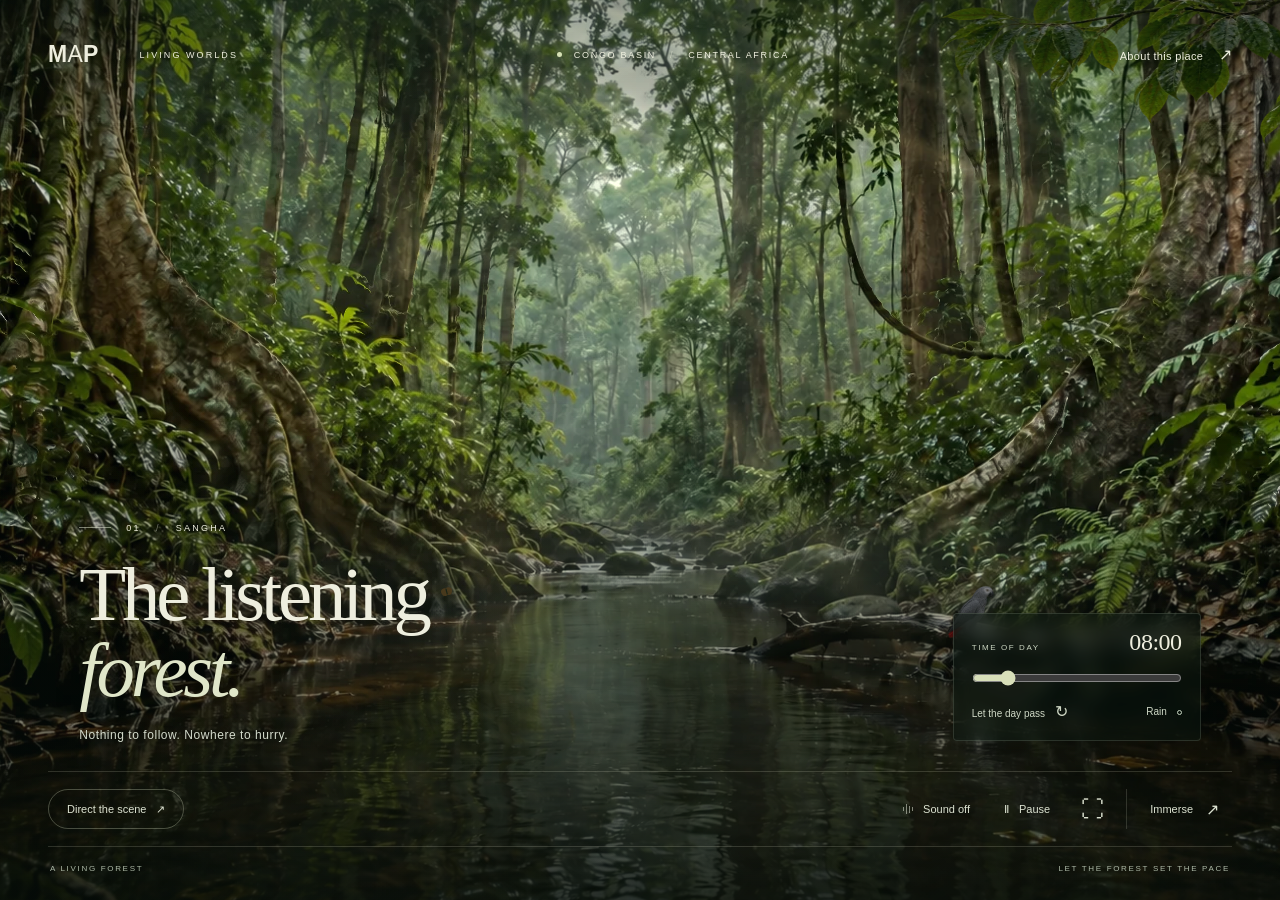
<file: index.html>
<!doctype html>
<html lang="en">
<head>
  <meta charset="utf-8">
  <meta name="viewport" content="width=device-width, initial-scale=1">
  <meta name="theme-color" content="#101c15">
  <meta name="description" content="Stay awhile in an imagined Central African rainforest. A cinematic living scene of water, light and slow-moving mist.">
  <title>MAP — The listening forest</title>
  <link rel="canonical" href="https://paultiffany.github.io/MAP/">
  <link rel="icon" href="data:,">
  <link rel="stylesheet" href="style.css">
</head>
<body>
  <main id="forest" aria-label="An imagined Congo Basin rainforest, with a quiet stream, immense buttressed trees and morning light">
    <img id="plate" src="assets/sangha-neutral.webp" srcset="assets/sangha-neutral-small.webp 1008w, assets/sangha-neutral.webp 1672w" sizes="(max-aspect-ratio: 16/9) 178vh, 100vw" alt="Soft forest light reveals immense rainforest trees and vines beside a dark, gently flowing stream." fetchpriority="high">
    <canvas id="scene" aria-hidden="true"></canvas>
    <canvas id="fauna" aria-hidden="true"></canvas>
    <canvas id="path-guides" aria-hidden="true" hidden></canvas>
    <div class="edge-shade" aria-hidden="true"></div>
  </main>

  <div id="interface">
    <header class="masthead">
      <a class="wordmark" href="./" aria-label="MAP home">M<span class="wordmark-a">A</span>P<span class="wordmark-caption">LIVING WORLDS</span></a>
      <div class="place"><span class="place-dot"></span>CONGO BASIN <span class="place-divider">/</span> CENTRAL AFRICA</div>
      <button id="about-button" class="quiet-button" aria-haspopup="dialog">About this place <span aria-hidden="true">↗</span></button>
    </header>

    <section class="scene-title" aria-labelledby="title">
      <div class="eyebrow"><span class="fine-line"></span> 01 <span class="eyebrow-divider">/</span> SANGHA</div>
      <h1 id="title">The listening<br><em>forest.</em></h1>
      <p>Nothing to follow. Nowhere to hurry.</p>
    </section>

    <section class="forest-clock" aria-label="Time and weather">
      <div class="clock-heading"><label for="hour">TIME OF DAY</label><output id="hour-label" for="hour">08:00</output></div>
      <input id="hour" type="range" min="6" max="19.5" step=".05" value="8" aria-label="Time of day" aria-valuetext="08:00">
      <div class="clock-options"><button id="cycle-button" aria-pressed="false">Let the day pass <span aria-hidden="true">↻</span></button><button id="rain-button" aria-pressed="false">Rain <span class="rain-indicator" aria-hidden="true"></span></button></div>
    </section>

    <footer class="deck">
      <button id="direct-button" class="control direct-button" aria-expanded="false" aria-controls="sticker-panel">Direct the scene <span aria-hidden="true">↗</span></button>
      <div class="view-controls" role="group" aria-label="Scene controls">
        <button id="sound-button" class="control" aria-pressed="false" title="Toggle sound (S)"><span class="sound-icon" aria-hidden="true"><i></i><i></i><i></i><i></i></span><span id="sound-label">Sound off</span></button>
        <button id="motion-button" class="control" aria-pressed="true" title="Pause motion (Space)"><span id="motion-icon" aria-hidden="true">Ⅱ</span><span id="motion-label">Pause</span></button>
        <button id="fullscreen-button" class="control icon-control" aria-label="Enter fullscreen" title="Fullscreen (F)"><span aria-hidden="true">⛶</span></button>
        <button id="immerse-button" class="control immerse" title="Hide controls (H)">Immerse <span aria-hidden="true">↗</span></button>
      </div>
    </footer>
    <div class="scene-meta"><span id="scene-state">A LIVING STILL</span><span>LET THE FOREST SET THE PACE</span></div>
    <aside id="sticker-panel" class="sticker-panel" aria-labelledby="sticker-title" hidden>
      <button id="close-stickers" class="close-button" aria-label="Close scene direction">×</button>
      <p class="eyebrow">THE STICKER BOOK / 01</p>
      <h2 id="sticker-title">A small<br><em>change of scene.</em></h2>
      <p class="sticker-intro">Independent objects. Shared space. Choose what happens next.</p>
      <div id="sticker-actions" class="sticker-actions" aria-label="Object actions"></div>
      <label class="flow-control" for="stream-flow">Stream energy <input id="stream-flow" type="range" min="0" max="2" step=".1" value="1"><output id="stream-flow-label" for="stream-flow">100%</output></label>
      <button id="director-button" class="director-toggle" aria-pressed="true">Ambient choices on</button>
      <p class="director-note">A local rule-based director, not an AI. Your actions take over until you turn it back on.</p>
      <label class="guide-control"><input id="show-paths" type="checkbox"> Show authored paths</label>
      <p id="command-status" class="command-status" role="status">Ready when you are.</p>
      <details id="world-details"><summary>Inspect the living objects</summary><pre id="world-readout"></pre></details>
      <a class="sticker-method" href="methodology.html#separation" target="_blank" rel="noopener">How objects become a world ↗</a>
    </aside>
  </div>

  <button id="return-button" hidden>Show controls <span aria-hidden="true">↙</span></button>
  <p id="status" class="sr-only" role="status" aria-live="polite"></p>

  <dialog id="about" aria-labelledby="about-title">
    <form method="dialog"><button class="close-button" aria-label="Close about">×</button></form>
    <p class="eyebrow">MAP / FOREST STUDIES / 01</p>
    <h2 id="about-title">A moment<br><em>under the canopy.</em></h2>
    <p>An imagined stream in the humid lowland forests of the Congo Basin, inspired by the Sangha region of Central Africa.</p>
    <p>Follow the light from morning to dusk. Send a bird across the clearing, release a leaf into the stream, or let the forest make its own quiet choices. Open “Direct the scene” to meet the independent objects behind the picture.</p>
    <div class="about-note">Original generated artwork with layered animation and simulated lighting. Animal sounds are quiet synthesized approximations, not field recordings. This is a creative study, not a reconstruction of a specific place.</div>
    <div class="about-links"><a class="methodology-link" href="methodology.html" target="_blank" rel="noopener">How this forest is built — methodology ↗</a><a href="https://whc.unesco.org/en/list/1380/" target="_blank" rel="noopener noreferrer">Explore the Sangha landscape ↗</a><a href="https://github.com/PaulTiffany/MAP" target="_blank" rel="noopener noreferrer">Scene notes & source ↗</a></div>
    <label class="volume-control" for="volume">Sound level <input id="volume" type="range" min="0" max="100" value="45"><output id="volume-label" for="volume">45%</output></label>
    <details class="performance-notes"><summary>Rendering details</summary><p id="performance-readout">Collecting frame timings…</p><p>One shared scene clock; adaptive resolution; sound only when enabled. The daylight model is an artistic approximation, not ray tracing. Pause holds the entire visual scene.</p></details>
    <p class="keyboard-note">Space · pause &nbsp; S · sound &nbsp; H · immerse &nbsp; F · fullscreen<br>Reduced-motion preferences are respected.</p>
  </dialog>
  <noscript><p class="no-script">A quiet still. Enable JavaScript for motion and optional sound.</p></noscript>
  <script type="module" src="scene.js"></script>
</body>
</html>
</file>
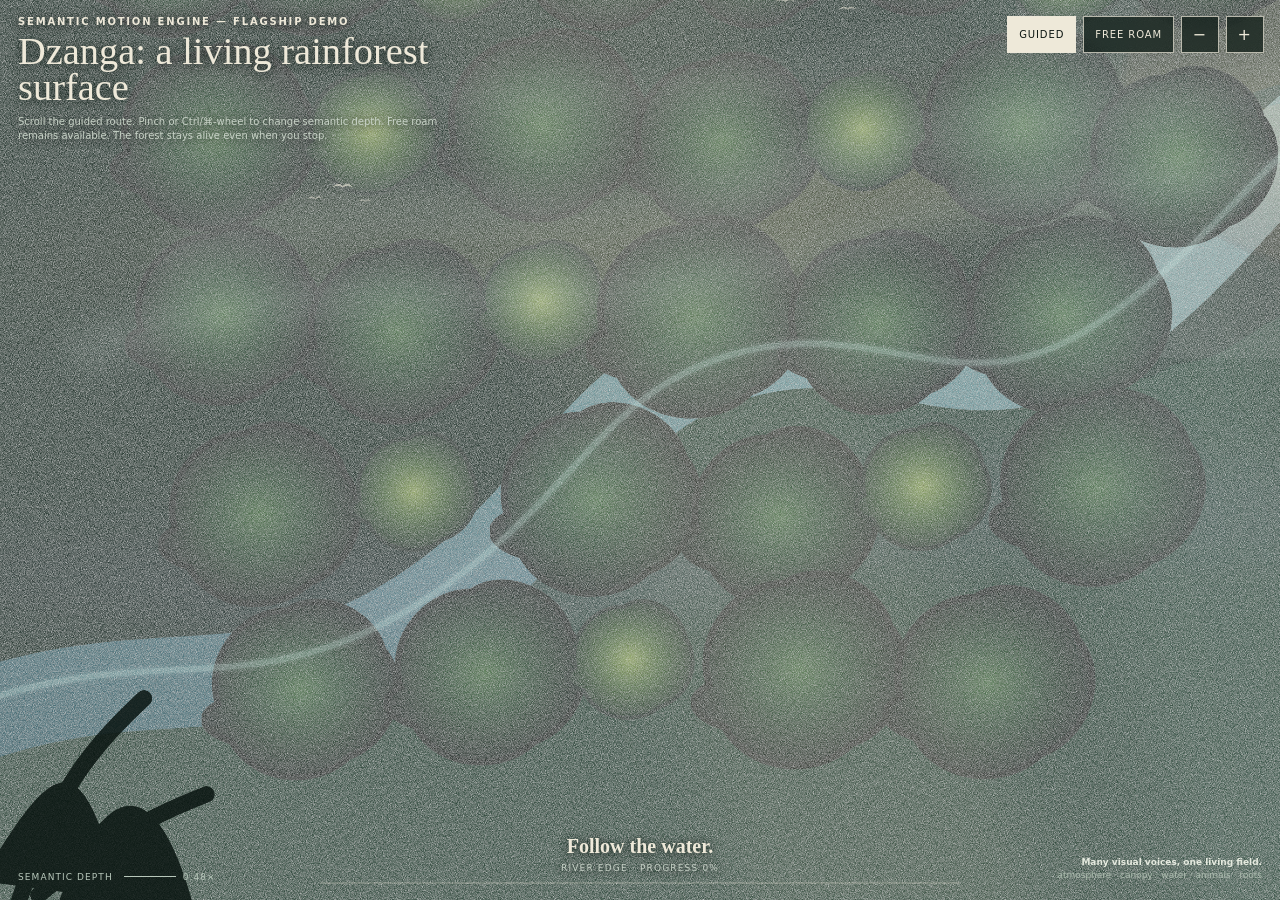
<file: demos/dzanga-wow/index.html>
<!doctype html>
<html lang="en">
<head>
<meta charset="utf-8">
<meta name="viewport" content="width=device-width,initial-scale=1,maximum-scale=5">
<meta name="description" content="A dense semantic-motion rainforest surface inspired by Dzanga-Sangha: ambient color bands, ecological motion strata, animals, free roam and scroll-scrubbed semantic zoom.">
<title>Dzanga — living semantic rainforest</title>
<style>
:root{
  --night:#07140f;--deep:#0e281d;--forest:#173b29;--moss:#416f45;--lime:#9bb766;
  --water:#5f959b;--mist:#dfe9df;--bai:#d8c68f;--gold:#e6b657;--clay:#986b4c;
  --cyan:#66c4c6;--violet:#8f78c9;--amber:#e1aa4e;--paper:#eee9d9;--ink:#0d1712;
}
*{box-sizing:border-box}html,body{margin:0;width:100%;height:100%;overflow:hidden;background:var(--night)}
body{font-family:ui-sans-serif,system-ui,sans-serif;touch-action:none;color:var(--paper)}button{font:inherit}
#viewport{position:fixed;inset:0;overflow:hidden;cursor:grab;background:radial-gradient(circle at 72% 25%,#244d35 0,#0e271d 42%,#06110d 100%)}
#viewport:active{cursor:grabbing}#world{position:absolute;left:0;top:0;width:3600px;height:2400px;will-change:transform;transform-origin:0 0}
#scene{display:block;width:3600px;height:2400px;overflow:visible}
#chrome{position:fixed;inset:0;z-index:20;pointer-events:none}.brand{position:absolute;left:18px;top:16px;max-width:min(520px,70vw);text-shadow:0 1px 12px #07140f}
.brand b{display:block;font-size:10px;letter-spacing:.18em;text-transform:uppercase}.brand span{display:block;margin-top:6px;font:500 clamp(22px,3vw,42px) Georgia,serif;line-height:.95}.brand small{display:block;margin-top:9px;font-size:10px;line-height:1.45;color:#c8d3c7;max-width:430px}
.controls{position:absolute;right:16px;top:16px;display:flex;gap:7px;pointer-events:auto}.controls button{border:1px solid rgba(238,233,217,.74);background:rgba(7,20,15,.7);color:var(--paper);padding:9px 11px;cursor:pointer;font-size:10px;letter-spacing:.09em;text-transform:uppercase;backdrop-filter:blur(8px)}.controls button.active{background:var(--paper);color:var(--ink)}.controls .square{width:38px;padding:8px 0;font-size:16px}
.story{position:absolute;left:50%;bottom:16px;transform:translateX(-50%);width:min(640px,72vw);pointer-events:none;text-align:center;text-shadow:0 1px 10px #07140f}.story b{display:block;font:600 20px Georgia,serif}.story span{display:block;margin-top:5px;font-size:9px;letter-spacing:.13em;text-transform:uppercase;color:#c6d1c6}.story .track{width:100%;height:2px;background:rgba(238,233,217,.2);margin-top:9px;overflow:hidden}.story .track i{display:block;width:100%;height:100%;background:linear-gradient(90deg,var(--cyan),var(--gold),var(--lime));transform-origin:left;transform:scaleX(0)}
.depth{position:absolute;left:18px;bottom:18px;font-size:9px;letter-spacing:.12em;text-transform:uppercase;color:#b8c8bb}.depth i{display:inline-block;width:52px;border-top:1px solid #b8c8bb;margin:0 7px 3px}
.badge{position:absolute;right:18px;bottom:18px;font-size:9px;color:#aebeb0;text-align:right;line-height:1.45}.badge strong{color:#e5eadf}
.label{font-family:ui-sans-serif,system-ui,sans-serif;letter-spacing:.12em;text-transform:uppercase}
@media(max-width:760px){.brand small,.badge{display:none}.controls{top:auto;bottom:72px}.story{width:74vw}.depth{display:none}.brand span{font-size:24px}}
@media(prefers-reduced-motion:reduce){.brand{transition:none}}
</style>
</head>
<body>
<div id="viewport" aria-label="Interactive living rainforest demo">
<div id="world">
<svg id="scene" viewBox="0 0 3600 2400" role="img" aria-labelledby="title desc">
<title id="title">Dzanga living semantic rainforest</title>
<desc id="desc">A dense illustrated rainforest world with slow colored atmospheric bands, canopy, river, mist, a mineral clearing, birds, butterflies, dragonflies, an elephant, animal tracks, roots and microscopic detail. Scroll scrubs a guided route while zoom reveals deeper semantic layers.</desc>
<defs>
  <filter id="soft" x="-30%" y="-30%" width="160%" height="160%"><feGaussianBlur stdDeviation="34"/></filter>
  <filter id="soft2" x="-40%" y="-40%" width="180%" height="180%"><feGaussianBlur stdDeviation="70"/></filter>
  <filter id="glow" x="-80%" y="-80%" width="260%" height="260%"><feGaussianBlur stdDeviation="6" result="b"/><feMerge><feMergeNode in="b"/><feMergeNode in="SourceGraphic"/></feMerge></filter>
  <filter id="organic" x="-15%" y="-15%" width="130%" height="130%"><feTurbulence type="fractalNoise" baseFrequency=".008 .013" numOctaves="3" seed="7" result="n"/><feDisplacementMap in="SourceGraphic" in2="n" scale="34" xChannelSelector="R" yChannelSelector="G"/></filter>
  <filter id="grain" x="-20%" y="-20%" width="140%" height="140%"><feTurbulence baseFrequency=".55" numOctaves="2" seed="9" type="fractalNoise" result="noise"/><feColorMatrix in="noise" type="saturate" values="0" result="mono"/><feBlend in="SourceGraphic" in2="mono" mode="soft-light"/></filter>
  <radialGradient id="canopyGrad"><stop offset="0" stop-color="#547e50"/><stop offset=".5" stop-color="#285438"/><stop offset="1" stop-color="#102c22"/></radialGradient>
  <radialGradient id="canopyYoung"><stop offset="0" stop-color="#9aaf68"/><stop offset=".5" stop-color="#557747"/><stop offset="1" stop-color="#1b3f2c"/></radialGradient>
  <linearGradient id="riverGrad" x1="0" y1="1" x2="1" y2="0"><stop offset="0" stop-color="#285661"/><stop offset=".45" stop-color="#61959a"/><stop offset="1" stop-color="#a9c3b9"/></linearGradient>
  <radialGradient id="baiGrad"><stop offset="0" stop-color="#f0dfa9"/><stop offset=".55" stop-color="#c8b27d"/><stop offset="1" stop-color="#805d45"/></radialGradient>
  <linearGradient id="bandCyan" x1="0" x2="1"><stop offset="0" stop-color="#41b6bd" stop-opacity="0"/><stop offset=".5" stop-color="#68d2d1" stop-opacity=".66"/><stop offset="1" stop-color="#41b6bd" stop-opacity="0"/></linearGradient>
  <linearGradient id="bandGold" x1="0" x2="1"><stop offset="0" stop-color="#d0a33d" stop-opacity="0"/><stop offset=".5" stop-color="#f1c759" stop-opacity=".62"/><stop offset="1" stop-color="#d0a33d" stop-opacity="0"/></linearGradient>
  <linearGradient id="bandViolet" x1="0" x2="1"><stop offset="0" stop-color="#8061bd" stop-opacity="0"/><stop offset=".5" stop-color="#a98ddd" stop-opacity=".52"/><stop offset="1" stop-color="#8061bd" stop-opacity="0"/></linearGradient>
  <symbol id="crown" viewBox="-80 -80 160 160"><path d="M-67 8C-78-28-49-66-12-66C12-83 55-67 64-35C88-6 69 39 37 50C10 76-39 70-56 38C-80 31-86 17-67 8Z" fill="url(#canopyGrad)" stroke="#092219" stroke-width="5"/></symbol>
  <symbol id="young" viewBox="-70 -70 140 140"><path d="M-56 5C-64-27-38-57-7-56C14-72 50-53 55-24C71 2 57 36 28 45C3 65-36 56-48 28C-66 23-69 13-56 5Z" fill="url(#canopyYoung)" stroke="#123326" stroke-width="4"/></symbol>
  <symbol id="bird" viewBox="-28 -12 56 24"><path d="M-26 6Q-13-10 0 3Q13-10 26 6Q12-1 0 7Q-12-1-26 6Z" fill="#e7e3d5"/></symbol>
  <symbol id="butterfly" viewBox="-16 -12 32 24"><ellipse cx="-7" rx="8" ry="5" fill="#e6b84c" transform="rotate(-24 -7 0)"/><ellipse cx="7" rx="8" ry="5" fill="#77b78c" transform="rotate(24 7 0)"/><path d="M0-6V7" stroke="#301f16" stroke-width="2"/></symbol>
  <symbol id="dragonfly" viewBox="-22 -12 44 24"><ellipse rx="3" ry="10" fill="#d7c48e"/><ellipse cx="-9" cy="-3" rx="11" ry="3" fill="#9fd4d4" opacity=".7"/><ellipse cx="9" cy="-3" rx="11" ry="3" fill="#9fd4d4" opacity=".7"/><ellipse cx="-9" cy="4" rx="10" ry="2.6" fill="#9fd4d4" opacity=".55"/><ellipse cx="9" cy="4" rx="10" ry="2.6" fill="#9fd4d4" opacity=".55"/></symbol>
  <symbol id="track" viewBox="-20 -30 40 60"><ellipse cy="-8" rx="11" ry="16" fill="#5b432f"/><ellipse cx="-10" cy="13" rx="5" ry="9" fill="#5b432f"/><ellipse cx="10" cy="13" rx="5" ry="9" fill="#5b432f"/></symbol>
</defs>

<rect width="3600" height="2400" fill="#091a13"/>

<g id="macro">
  <path d="M0 0H3600V2400H0Z" fill="#0b2017"/>
  <path d="M-80 2020C430 1770 620 1980 990 1720C1320 1490 1340 1190 1710 1170C2020 1150 2190 1420 2510 1270C2860 1100 3030 730 3680 760V2460H-80Z" fill="#123528" filter="url(#organic)"/>
  <path d="M0 260C580 70 1010 330 1480 190C1930 55 2410 250 2860 110C3190 10 3440 95 3600 130V0H0Z" fill="#1d4932" filter="url(#organic)" opacity=".92"/>
  <path id="river-main" d="M-180 2070C300 1850 520 2050 900 1790C1190 1590 1230 1360 1510 1270C1840 1160 1990 1390 2270 1220C2530 1060 2620 830 2870 700C3100 580 3370 540 3770 300" fill="none" stroke="url(#riverGrad)" stroke-width="190" stroke-linecap="round" opacity=".95"/>
  <g id="bai" transform="translate(2910 650)">
    <path d="M-470-190C-330-340-30-370 245-295C475-230 590-40 515 170C430 420 135 500-150 445C-420 392-585 230-568 18C-560-70-530-130-470-190Z" fill="url(#baiGrad)" stroke="#422d22" stroke-width="10" filter="url(#grain)"/>
    <path d="M-365 120C-205 24-55 76 75 2C195-66 310-40 435 28" fill="none" stroke="#7eaaa6" stroke-width="38" stroke-linecap="round" opacity=".84"/>
  </g>
</g>

<!-- slow, noticeable atmospheric ribbons -->
<g style="mix-blend-mode:screen" pointer-events="none">
  <path id="band-a" d="M-500 420C280 30 760 450 1420 220C2150-40 2650 500 4160 40" fill="none" stroke="url(#bandCyan)" stroke-width="260" stroke-linecap="round" filter="url(#soft2)"/>
  <path id="band-b" d="M-360 1240C380 820 910 1340 1600 980C2240 640 2930 1170 4050 690" fill="none" stroke="url(#bandGold)" stroke-width="220" stroke-linecap="round" filter="url(#soft2)"/>
  <path id="band-c" d="M-540 1920C340 1480 910 1960 1760 1660C2460 1410 3100 1820 4190 1390" fill="none" stroke="url(#bandViolet)" stroke-width="180" stroke-linecap="round" filter="url(#soft2)"/>
</g>

<g id="canopy" filter="url(#grain)">
  <g opacity=".98">
    <use href="#crown" x="180" y="270" width="360" height="360"/><use href="#crown" x="450" y="210" width="420" height="420"/><use href="#young" x="800" y="300" width="300" height="300"/><use href="#crown" x="1050" y="190" width="430" height="430"/><use href="#crown" x="1400" y="250" width="360" height="360"/><use href="#crown" x="1710" y="150" width="440" height="440"/><use href="#young" x="2070" y="310" width="300" height="300"/><use href="#crown" x="2300" y="180" width="440" height="440"/>
    <use href="#crown" x="230" y="600" width="440" height="440"/><use href="#young" x="620" y="650" width="310" height="310"/><use href="#crown" x="910" y="570" width="450" height="450"/><use href="#crown" x="1300" y="620" width="420" height="420"/><use href="#young" x="1650" y="650" width="300" height="300"/><use href="#crown" x="1900" y="560" width="470" height="470"/><use href="#crown" x="2250" y="650" width="420" height="420"/>
    <use href="#crown" x="260" y="980" width="420" height="420"/><use href="#crown" x="620" y="1010" width="430" height="430"/><use href="#young" x="980" y="1010" width="300" height="300"/><use href="#crown" x="1220" y="960" width="470" height="470"/><use href="#crown" x="1620" y="990" width="430" height="430"/><use href="#crown" x="1990" y="960" width="460" height="460"/>
    <use href="#crown" x="330" y="1390" width="430" height="430"/><use href="#young" x="720" y="1410" width="290" height="290"/><use href="#crown" x="1020" y="1350" width="450" height="450"/><use href="#crown" x="1420" y="1400" width="420" height="420"/><use href="#young" x="1770" y="1390" width="310" height="310"/><use href="#crown" x="2060" y="1320" width="460" height="460"/>
    <use href="#crown" x="420" y="1760" width="420" height="420"/><use href="#crown" x="800" y="1720" width="430" height="430"/><use href="#young" x="1170" y="1760" width="290" height="290"/><use href="#crown" x="1440" y="1700" width="460" height="460"/><use href="#crown" x="1840" y="1730" width="450" height="450"/>
  </g>
</g>

<g id="mist-field" fill="none" stroke="#dbe5dc" stroke-linecap="round" filter="url(#soft)">
  <path d="M430 1060C890 860 1260 1100 1690 900C2050 735 2430 820 2820 660" stroke-width="120" opacity=".20"/>
  <path d="M220 1260C800 1010 1210 1260 1780 1030C2260 840 2660 970 3230 750" stroke-width="75" opacity=".27"/>
  <path d="M630 790C1060 650 1520 790 1980 610" stroke-width="55" opacity=".20"/>
</g>

<g id="light-field" style="mix-blend-mode:screen" opacity=".5">
  <path d="M450-300L1150-300L2050 2500L1420 2500Z" fill="#e6d690" opacity=".10" filter="url(#soft2)"/>
  <path d="M1650-300L2090-300L2780 2500L2350 2500Z" fill="#8fd0b5" opacity=".10" filter="url(#soft2)"/>
</g>

<g id="mid">
  <path id="corridor" d="M1160 1740C1270 1560 1420 1450 1560 1325C1730 1170 1840 1040 2030 960C2210 885 2350 770 2570 660" fill="none" stroke="#d1b36a" stroke-width="38" stroke-linecap="round" stroke-dasharray="5 42" opacity=".76"/>
  <path id="river-glint" d="M-150 2032C300 1825 500 2028 900 1765C1200 1560 1250 1350 1510 1268C1820 1170 1990 1380 2260 1215C2520 1055 2630 830 2870 700C3110 575 3350 545 3730 320" fill="none" stroke="#d0ece6" stroke-width="12" stroke-linecap="round" opacity=".38" filter="url(#glow)"/>
  <g id="river-braids" fill="none" stroke="#c3d8d0" stroke-linecap="round" opacity=".72">
    <path d="M410 1840C630 1730 800 1810 1000 1650" stroke-width="10"/><path d="M1010 1575C1240 1440 1390 1510 1590 1360" stroke-width="7"/><path d="M2100 1160C2290 1040 2440 870 2570 810" stroke-width="7"/><path d="M2720 735C2930 620 3150 620 3310 520" stroke-width="6"/>
  </g>
  <g id="tracks" transform="translate(2310 930)" opacity=".75"><use href="#track" x="0" y="0" width="46" height="70" transform="rotate(-30)"/><use href="#track" x="120" y="-78" width="43" height="66" transform="rotate(-20)"/><use href="#track" x="235" y="-136" width="48" height="73" transform="rotate(-13)"/><use href="#track" x="355" y="-185" width="43" height="67" transform="rotate(-8)"/></g>
</g>

<!-- invisible motion paths -->
<path id="bird-path-a" d="M-260 500C620 210 1250 700 1990 380C2600 120 3190 420 3890 160" fill="none" stroke="none"/>
<path id="bird-path-b" d="M-330 1080C450 700 1160 1090 1850 760C2550 420 3050 710 3900 500" fill="none" stroke="none"/>
<path id="elephant-path" d="M2050 1420C2250 1260 2380 1100 2530 970C2700 820 2810 750 2950 720" fill="none" stroke="none"/>
<path id="butterfly-path" d="M2520 830C2670 690 2780 840 2890 700C2980 585 3070 700 3180 585C3270 490 3370 570 3460 500" fill="none" stroke="none"/>

<!-- animal motion strata -->
<g id="birds-a"><use href="#bird" x="0" y="0" width="58" height="28"/><use href="#bird" x="-70" y="42" width="42" height="21" opacity=".8"/><use href="#bird" x="62" y="60" width="38" height="19" opacity=".7"/><use href="#bird" x="120" y="20" width="32" height="16" opacity=".6"/></g>
<g id="birds-b"><use href="#bird" x="0" y="0" width="45" height="22"/><use href="#bird" x="-52" y="28" width="34" height="17" opacity=".76"/><use href="#bird" x="54" y="35" width="30" height="15" opacity=".7"/></g>
<g id="elephant" opacity=".46" filter="url(#soft)">
  <ellipse cx="0" cy="0" rx="82" ry="50" fill="#2b2d27"/><circle cx="67" cy="5" r="38" fill="#2b2d27"/><ellipse cx="52" cy="-8" rx="28" ry="34" fill="#3a3c34"/><path d="M90 14C112 34 106 68 92 84" fill="none" stroke="#2b2d27" stroke-width="18" stroke-linecap="round"/><path d="M-50 35V86M-5 40V90M46 36V82" stroke="#2b2d27" stroke-width="16" stroke-linecap="round"/>
</g>
<g id="butterflies"><use href="#butterfly" x="0" y="0" width="34" height="26"/><use href="#butterfly" x="44" y="-24" width="26" height="20" opacity=".76"/><use href="#butterfly" x="-34" y="31" width="24" height="18" opacity=".7"/></g>
<g id="dragonflies" transform="translate(2700 930)"><use href="#dragonfly" x="0" y="0" width="45" height="26"/><use href="#dragonfly" x="110" y="-55" width="38" height="22" opacity=".7"/><use href="#dragonfly" x="210" y="30" width="31" height="18" opacity=".58"/></g>

<g id="near">
  <g id="bai-minerals" transform="translate(2910 650)" fill="none" stroke="#ffe6a7" stroke-linecap="round" filter="url(#glow)">
    <path d="M-310 218C-210 130-110 150-20 86C90 8 190 55 280-20" stroke-width="8"/><path d="M-240 285C-125 215-15 235 95 170C190 115 278 122 365 62" stroke-width="4" opacity=".75"/><circle cx="-135" cy="68" r="24" stroke-width="4"/><circle cx="170" cy="145" r="18" stroke-width="4"/><circle cx="274" cy="-112" r="16" stroke-width="4"/>
  </g>
  <g id="fireflies" fill="#e9d875" filter="url(#glow)"><circle cx="1720" cy="1420" r="5"/><circle cx="1810" cy="1365" r="4"/><circle cx="1920" cy="1470" r="6"/><circle cx="2040" cy="1320" r="4"/><circle cx="2180" cy="1450" r="5"/><circle cx="2410" cy="1120" r="4"/><circle cx="2600" cy="1010" r="5"/><circle cx="2780" cy="910" r="4"/><circle cx="3010" cy="850" r="5"/><circle cx="3160" cy="735" r="4"/></g>
</g>

<g id="deep">
  <g id="root-network" fill="none" stroke="#b8d77d" stroke-linecap="round" opacity=".78" filter="url(#glow)">
    <path d="M1370 1600C1540 1470 1620 1530 1770 1420C1910 1320 1990 1340 2110 1250" stroke-width="8"/><path d="M1660 1510C1760 1610 1840 1640 1940 1710C2030 1770 2140 1760 2230 1840" stroke-width="5"/><path d="M2030 1330C2150 1440 2260 1450 2390 1390C2530 1320 2660 1310 2770 1220" stroke-width="6"/><path d="M2420 1385C2510 1510 2620 1580 2740 1610" stroke-width="4"/><path d="M2800 1170C2910 1090 3000 1060 3120 1030" stroke-width="4"/>
  </g>
  <g id="frogs" transform="translate(3020 890)" fill="#9ab86a" stroke="#29422d" stroke-width="3"><ellipse rx="20" ry="14"/><circle cx="-12" cy="-10" r="6"/><circle cx="12" cy="-10" r="6"/><path d="M-18 10L-34 25M18 10L34 25" fill="none"/><g transform="translate(120 65) scale(.72)"><ellipse rx="20" ry="14"/><circle cx="-12" cy="-10" r="6"/><circle cx="12" cy="-10" r="6"/></g></g>
</g>

<!-- dense foreground silhouettes make close zoom feel inhabited -->
<g pointer-events="none" opacity=".82">
  <path d="M-40 2360C120 2090 170 2070 255 2400M120 2410C220 2140 330 2120 410 2440M3230 2420C3270 2110 3420 2110 3520 2430" fill="#06110d"/>
  <path d="M40 2400C110 2200 160 2110 300 1980M80 2390C200 2290 300 2230 430 2180M3440 2380C3370 2200 3280 2070 3130 1980" fill="none" stroke="#06110d" stroke-width="34" stroke-linecap="round"/>
</g>
</svg>
</div>
</div>

<div id="chrome">
  <div class="brand"><b>Semantic Motion Engine — Flagship Demo</b><span>Dzanga: a living rainforest surface</span><small>Scroll the guided route. Pinch or Ctrl/⌘-wheel to change semantic depth. Free roam remains available. The forest stays alive even when you stop.</small></div>
  <div class="controls"><button id="guided" class="active">Guided</button><button id="free">Free roam</button><button id="minus" class="square">−</button><button id="plus" class="square">+</button></div>
  <div class="story"><b id="storyTitle">Follow the water.</b><span id="storyMeta">river edge · progress 0%</span><div class="track"><i id="storyFill"></i></div></div>
  <div class="depth">semantic depth <i></i><span id="depthReadout">0.36×</span></div>
  <div class="badge"><strong>Many visual voices, one living field.</strong><br>atmosphere · canopy · water · animals · roots</div>
</div>

<script type="module">
import { SemanticMotionRuntime } from '../../engine/runtime.js';

const [worldSpec,motionSpec]=await Promise.all([
  fetch('./world.json').then(r=>r.json()),
  fetch('./motion.json').then(r=>r.json())
]);
const viewport=document.querySelector('#viewport');
const runtime=new SemanticMotionRuntime({viewport,worldElement:document.querySelector('#world'),sceneRoot:document,worldSpec,motionSpec,mode:'timeline'});
const guided=document.querySelector('#guided'),free=document.querySelector('#free'),plus=document.querySelector('#plus'),minus=document.querySelector('#minus');
const storyTitle=document.querySelector('#storyTitle'),storyMeta=document.querySelector('#storyMeta'),storyFill=document.querySelector('#storyFill'),depthReadout=document.querySelector('#depthReadout');
const stages=[
  [0.00,'Follow the water.','river edge'],
  [0.20,'The canopy closes around the route.','closed canopy'],
  [0.40,'Movement becomes a corridor.','animal path'],
  [0.60,'Mist makes the clearing arrive slowly.','threshold'],
  [0.78,'The bai opens the hidden ecology.','mineral clearing'],
  [0.93,'Zoom deeper: roots and minerals continue the map.','understory']
];
function setMode(mode){runtime.setMode(mode);guided.classList.toggle('active',mode==='timeline');free.classList.toggle('active',mode==='free')}
guided.onclick=()=>setMode('timeline');free.onclick=()=>setMode('free');
function zoom(factor){const r=viewport.getBoundingClientRect();runtime.handleIntent({type:'zoom',x:r.width/2,y:r.height/2,factor,rawDelta:0})}
plus.onclick=()=>zoom(1.28);minus.onclick=()=>zoom(.78);
function hud(){
  const p=runtime.signals.get('timeline.primary');
  let stage=stages[0];for(const s of stages)if(p>=s[0])stage=s;
  storyTitle.textContent=stage[1];storyMeta.textContent=`${stage[2]} · progress ${Math.round(p*100)}%`;
  storyFill.style.transform=`scaleX(${p})`;depthReadout.textContent=`${runtime.camera.scale.toFixed(2)}×`;
  requestAnimationFrame(hud);
}
hud();
window.runtime=runtime;
</script>
</body>
</html>
</file>
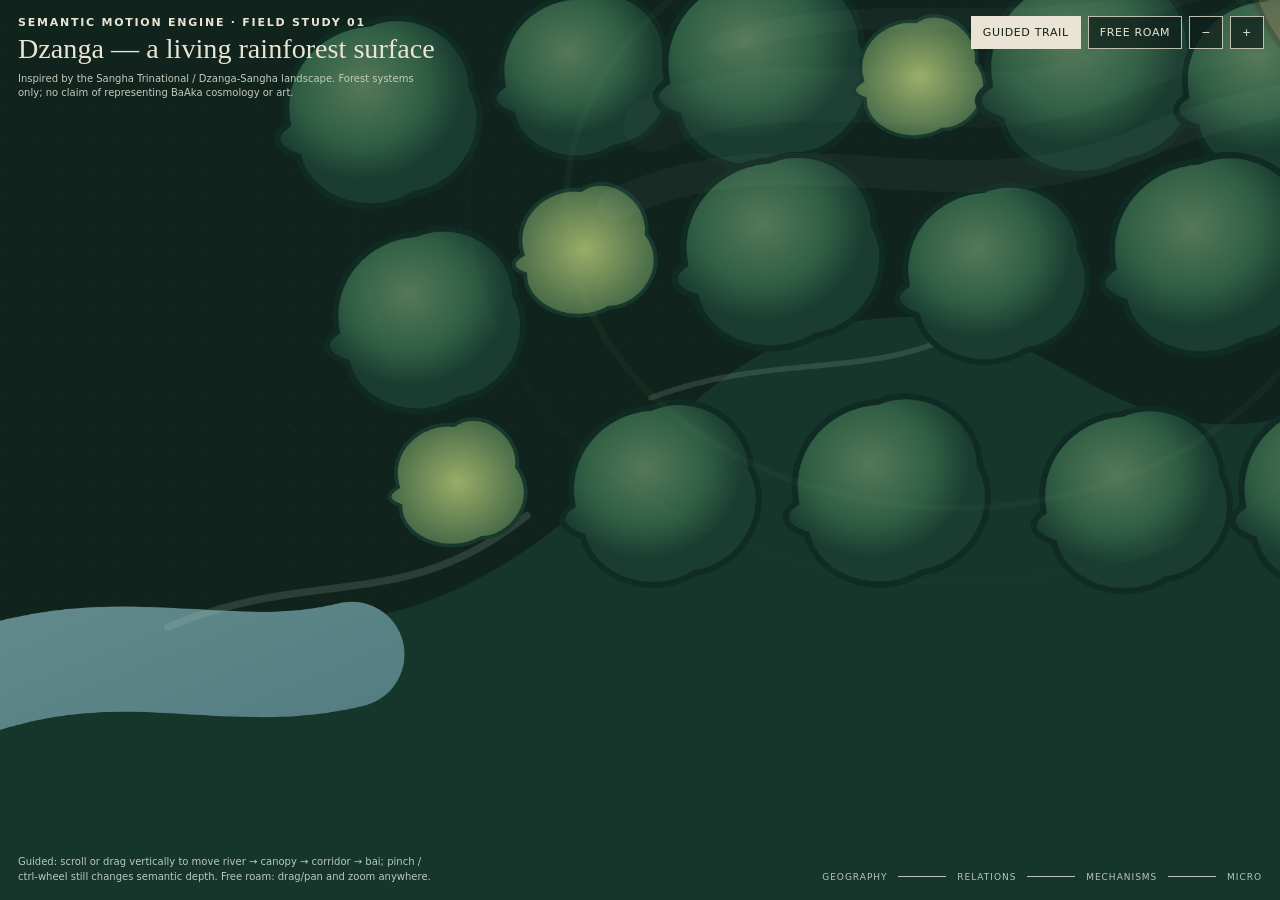
<file: demos/dzanga/index.html>
<!doctype html>
<html lang="en">
<head>
<meta charset="utf-8">
<meta name="viewport" content="width=device-width,initial-scale=1,maximum-scale=5">
<meta name="description" content="A semantic-motion rainforest study inspired by the Dzanga-Sangha landscape of the northwestern Congo Basin.">
<title>Dzanga — semantic rainforest study</title>
<style>
:root{
  --night:#0e1d18;--deep:#163429;--canopy:#24513d;--leaf:#3d6b4d;--young:#7f9651;
  --water:#668f92;--water2:#9ab9b4;--mist:#d3ddd4;--clay:#aa805d;--bai:#d7c79b;
  --mineral:#eee1b5;--ink:#14211b;--paper:#e9e4d4;--amber:#d5a347;
}
*{box-sizing:border-box}html,body{margin:0;width:100%;height:100%;overflow:hidden;background:var(--night)}
body{font-family:ui-sans-serif,system-ui,sans-serif;touch-action:none;color:var(--paper)}
button{font:inherit}
#viewport{position:fixed;inset:0;overflow:hidden;cursor:grab;background:radial-gradient(circle at 74% 26%,#33533f 0,#132b23 42%,#0b1714 100%)}
#viewport:active{cursor:grabbing}
#world{position:absolute;left:0;top:0;width:3200px;height:2200px;will-change:transform;transform-origin:0 0}
#scene{display:block;width:3200px;height:2200px;overflow:visible}
#chrome{position:fixed;inset:0;pointer-events:none;z-index:10}
.brand{position:absolute;left:18px;top:16px;max-width:min(520px,72vw)}
.brand b{display:block;font:700 11px ui-sans-serif,system-ui,sans-serif;letter-spacing:.16em;text-transform:uppercase}
.brand span{display:block;margin-top:5px;font:500 clamp(18px,2.2vw,30px) Georgia,serif;line-height:1.05}
.brand small{display:block;margin-top:8px;color:#c4cbbc;font-size:10px;line-height:1.45;max-width:420px}
.controls{position:absolute;right:16px;top:16px;display:flex;gap:7px;pointer-events:auto}
.controls button{border:1px solid rgba(233,228,212,.8);background:rgba(14,29,24,.72);color:var(--paper);padding:9px 11px;cursor:pointer;font-size:11px;letter-spacing:.06em;text-transform:uppercase}
.controls button.active{background:var(--paper);color:var(--ink)}
.hint{position:absolute;left:18px;bottom:16px;font-size:10px;line-height:1.45;color:#bcc8bd;max-width:420px}
.depth{position:absolute;right:18px;bottom:18px;text-align:right;font-size:9px;letter-spacing:.11em;text-transform:uppercase;color:#b8c4b8}
.depth i{display:inline-block;width:48px;border-top:1px solid #b8c4b8;margin:0 7px 3px}
.label{font-family:ui-sans-serif,system-ui,sans-serif;letter-spacing:.14em;text-transform:uppercase}
@media(max-width:720px){.brand small,.depth{display:none}.brand span{font-size:20px}.controls{top:auto;bottom:14px}.hint{bottom:70px;max-width:62vw}}
@media(prefers-reduced-motion:reduce){#canopy-pulse{display:none}}
</style>
</head>
<body>
<div id="viewport" aria-label="Interactive Congo Basin inspired rainforest surface">
  <div id="world">
    <svg id="scene" viewBox="0 0 3200 2200" role="img" aria-labelledby="title desc">
      <title id="title">Dzanga semantic rainforest study</title>
      <desc id="desc">An abstract illustrated rainforest with river, dense canopy, animal corridor, mist, a mineral clearing, tracks, root systems and tiny lights. Scroll scrubs a guided route; zoom reveals semantic depth.</desc>
      <defs>
        <pattern id="grain" width="46" height="46" patternUnits="userSpaceOnUse"><circle cx="6" cy="8" r="1.4" fill="#d8dfcf" opacity=".055"/><circle cx="31" cy="22" r="1" fill="#d8dfcf" opacity=".04"/></pattern>
        <radialGradient id="crown" cx="42%" cy="36%"><stop offset="0" stop-color="#557957"/><stop offset=".62" stop-color="#315f45"/><stop offset="1" stop-color="#1a3c31"/></radialGradient>
        <radialGradient id="crownYoung"><stop offset="0" stop-color="#9aad68"/><stop offset="1" stop-color="#486c48"/></radialGradient>
        <linearGradient id="riverGrad" x1="0" y1="0" x2="1" y2="1"><stop offset="0" stop-color="#91b0aa"/><stop offset=".6" stop-color="#557f83"/><stop offset="1" stop-color="#345c65"/></linearGradient>
        <radialGradient id="baiGrad"><stop offset="0" stop-color="#f0dfac"/><stop offset=".62" stop-color="#d0bd8c"/><stop offset="1" stop-color="#9a7659"/></radialGradient>
        <symbol id="c" viewBox="-70 -70 140 140"><path d="M-60 8C-67-27-40-57-6-59C25-72 61-50 62-17C78 12 56 50 24 54C-4 72-46 59-53 29C-68 24-72 16-60 8Z" fill="url(#crown)" stroke="#102b23" stroke-width="4"/></symbol>
        <symbol id="cy" viewBox="-60 -60 120 120"><path d="M-49 2C-58-27-31-51-4-48C17-63 50-41 47-14C66 11 43 43 18 43C-10 59-48 42-47 17C-58 13-59 8-49 2Z" fill="url(#crownYoung)" stroke="#17382d" stroke-width="3"/></symbol>
        <symbol id="track" viewBox="-18 -28 36 56"><ellipse cy="-10" rx="11" ry="16" fill="#5f4b3a" opacity=".65"/><ellipse cx="-10" cy="10" rx="5" ry="9" fill="#5f4b3a" opacity=".55"/><ellipse cx="10" cy="10" rx="5" ry="9" fill="#5f4b3a" opacity=".55"/></symbol>
      </defs>

      <rect width="3200" height="2200" fill="#10241d"/>
      <rect width="3200" height="2200" fill="url(#grain)"/>

      <g id="geography">
        <path d="M0 1790C370 1640 470 1860 810 1660C1060 1510 1140 1270 1450 1260C1700 1250 1810 1510 2110 1410C2440 1300 2600 930 3200 970V2200H0Z" fill="#17382d" opacity=".88"/>
        <path d="M0 250C580 80 970 310 1390 190C1830 60 2240 210 2700 90C2900 40 3060 70 3200 100V0H0Z" fill="#214333" opacity=".82"/>
        <path d="M2480 350C2780 240 3070 330 3200 510V890C3000 780 2720 810 2500 680C2390 610 2360 470 2480 350Z" fill="#31503e" opacity=".64"/>
      </g>

      <path id="river-main" d="M-120 1880C260 1710 430 1940 770 1710C1030 1530 1070 1350 1320 1280C1590 1200 1760 1370 1970 1250C2200 1120 2280 900 2500 790C2740 670 2940 710 3320 470" fill="none" stroke="url(#riverGrad)" stroke-width="170" stroke-linecap="round" stroke-linejoin="round" opacity=".92"/>
      <g id="river-braids" fill="none" stroke="#b6cbc4" stroke-linecap="round">
        <path d="M270 1760C510 1660 650 1740 850 1580" stroke-width="12"/><path d="M1050 1390C1260 1310 1430 1370 1590 1260" stroke-width="9"/><path d="M2050 1160C2240 1030 2360 900 2500 840" stroke-width="8"/><path d="M2550 760C2770 660 2920 650 3060 560" stroke-width="7"/>
      </g>

      <g id="canopy">
        <use href="#c" x="330" y="470" width="260" height="260"/><use href="#c" x="560" y="380" width="320" height="320"/><use href="#cy" x="880" y="470" width="240" height="240"/>
        <use href="#c" x="1110" y="350" width="330" height="330"/><use href="#c" x="1420" y="410" width="280" height="280"/><use href="#c" x="1690" y="310" width="350" height="350"/>
        <use href="#cy" x="2020" y="470" width="250" height="250"/><use href="#c" x="2200" y="330" width="330" height="330"/><use href="#c" x="440" y="760" width="340" height="340"/>
        <use href="#c" x="790" y="720" width="300" height="300"/><use href="#c" x="1050" y="680" width="360" height="360"/><use href="#cy" x="1370" y="760" width="230" height="230"/>
        <use href="#c" x="1570" y="680" width="370" height="370"/><use href="#c" x="1890" y="720" width="330" height="330"/><use href="#c" x="520" y="1100" width="330" height="330"/>
        <use href="#cy" x="820" y="1030" width="250" height="250"/><use href="#c" x="1080" y="980" width="350" height="350"/><use href="#c" x="1440" y="1030" width="320" height="320"/>
        <use href="#c" x="1770" y="980" width="360" height="360"/><use href="#c" x="2080" y="1020" width="320" height="320"/><use href="#cy" x="620" y="1410" width="240" height="240"/>
        <use href="#c" x="900" y="1380" width="330" height="330"/><use href="#c" x="1260" y="1370" width="340" height="340"/><use href="#c" x="1660" y="1390" width="330" height="330"/>
        <use href="#c" x="1980" y="1370" width="350" height="350"/>
      </g>

      <g id="canopy-pulse" transform="translate(1540 1080)" fill="none" stroke="#a4b97a" stroke-width="11" opacity=".18">
        <ellipse rx="630" ry="490"/><ellipse rx="790" ry="610" opacity=".44"/><ellipse rx="970" ry="730" opacity=".18"/>
      </g>

      <path id="corridor" d="M1160 1530C1270 1390 1390 1300 1510 1190C1670 1040 1780 930 1940 870C2100 810 2210 720 2380 640" fill="none" stroke="#d1b672" stroke-width="34" stroke-linecap="round" stroke-dasharray="4 38" opacity=".88"/>
      <g id="trace"><circle r="22" fill="#e6bf58"/><circle r="48" fill="none" stroke="#e6bf58" stroke-width="5" opacity=".38"/></g>
      <g id="seed"><path d="M0-20C20-12 27 4 12 20C-4 32-20 20-17 3C-14-10-7-18 0-20Z" fill="#d5b45c" stroke="#624d2e" stroke-width="3"/><path d="M-1-13L8 16" stroke="#624d2e" stroke-width="2"/></g>

      <g id="mist" fill="none" stroke="#d4ded4" stroke-linecap="round">
        <path d="M1050 950C1320 830 1550 980 1810 860C2020 770 2230 800 2450 700" stroke-width="88" opacity=".16"/>
        <path d="M990 1080C1280 940 1530 1110 1840 980C2070 880 2280 900 2510 800" stroke-width="52" opacity=".22"/>
        <path d="M1160 820C1430 730 1690 830 1970 720" stroke-width="34" opacity=".18"/>
      </g>

      <g id="bai" transform="translate(2480 610)">
        <path d="M-390-160C-260-300 10-330 250-250C430-190 520-30 450 150C375 350 120 430-120 390C-355 350-510 220-500 35C-495-45-455-110-390-160Z" fill="url(#baiGrad)" stroke="#513d31" stroke-width="9"/>
        <path d="M-300 110C-160 20-20 60 100-5C210-65 300-40 385 20" fill="none" stroke="#8fb1ad" stroke-width="36" stroke-linecap="round" opacity=".78"/>
        <path d="M-380-30C-270-110-175-95-95-160M250 145C310 95 350 80 415 85" fill="none" stroke="#eee0aa" stroke-width="12" stroke-linecap="round" opacity=".76"/>
      </g>

      <g id="bai-minerals" transform="translate(2480 610)" fill="none" stroke="#fff0b8" stroke-linecap="round">
        <path d="M-245 190C-160 120-85 135-10 82C75 20 155 52 220-10" stroke-width="7"/><path d="M-185 245C-95 190 5 205 85 155C160 110 225 118 300 68" stroke-width="4" opacity=".74"/>
        <circle cx="-120" cy="55" r="22" stroke-width="5"/><circle cx="158" cy="130" r="15" stroke-width="4"/><circle cx="250" cy="-95" r="18" stroke-width="4"/>
      </g>

      <g id="tracks" transform="translate(2200 900)">
        <use href="#track" x="0" y="0" width="46" height="70" transform="rotate(-26)"/><use href="#track" x="120" y="-85" width="42" height="66" transform="rotate(-18)"/>
        <use href="#track" x="250" y="-135" width="48" height="74" transform="rotate(-10)"/><use href="#track" x="390" y="-160" width="44" height="70" transform="rotate(-2)"/>
      </g>

      <path id="roots" d="M1540 1160C1450 1270 1360 1370 1190 1460M1540 1160C1650 1300 1800 1360 1980 1480M1540 1160C1480 990 1370 900 1240 810M1540 1160C1690 1030 1810 980 2010 900M1980 1480C2160 1490 2290 1390 2460 1300M1190 1460C1040 1510 930 1590 820 1740M2010 900C2160 820 2290 760 2450 700" fill="none" stroke="#7eb7a1" stroke-width="16" stroke-linecap="round" stroke-linejoin="round" opacity=".74"/>

      <g id="fireflies" fill="#d7c96a">
        <circle cx="1310" cy="1220" r="7"/><circle cx="1380" cy="1090" r="5"/><circle cx="1510" cy="1320" r="6"/><circle cx="1660" cy="1180" r="5"/><circle cx="1770" cy="1040" r="7"/>
        <circle cx="1910" cy="1280" r="5"/><circle cx="2110" cy="980" r="6"/><circle cx="2280" cy="810" r="5"/><circle cx="2440" cy="740" r="6"/>
      </g>

      <g id="micro-labels" fill="#d7dfd1" font-family="ui-sans-serif,system-ui,sans-serif" font-size="22" letter-spacing="3">
        <text x="1010" y="1700">WATER / TRACE</text><text x="1450" y="1510">ROOT EXCHANGE</text><text x="2380" y="1170">MINERAL CLEARING</text>
      </g>
    </svg>
  </div>
</div>

<div id="chrome">
  <div class="brand"><b>Semantic Motion Engine · field study 01</b><span>Dzanga — a living rainforest surface</span><small>Inspired by the Sangha Trinational / Dzanga-Sangha landscape. Forest systems only; no claim of representing BaAka cosmology or art.</small></div>
  <div class="controls"><button id="guided" class="active">Guided trail</button><button id="free">Free roam</button><button id="minus" aria-label="Zoom out">−</button><button id="plus" aria-label="Zoom in">+</button></div>
  <div class="hint">Guided: scroll or drag vertically to move river → canopy → corridor → bai; pinch / ctrl-wheel still changes semantic depth. Free roam: drag/pan and zoom anywhere.</div>
  <div class="depth">geography <i></i> relations <i></i> mechanisms <i></i> micro</div>
</div>

<script type="module">
import { SemanticMotionRuntime } from '../../engine/runtime.js';

const [worldSpec,motionSpec]=await Promise.all([
  fetch('./world.json').then(r=>r.json()),
  fetch('./motion.json').then(r=>r.json())
]);
const viewport=document.querySelector('#viewport');
const runtime=new SemanticMotionRuntime({
  viewport,
  worldElement:document.querySelector('#world'),
  sceneRoot:document,
  worldSpec,
  motionSpec,
  mode:'timeline'
});
runtime.setProgress(0);
const guided=document.querySelector('#guided'),free=document.querySelector('#free');
function setMode(mode){runtime.setMode(mode);guided.classList.toggle('active',mode==='timeline');free.classList.toggle('active',mode==='free')}
guided.onclick=()=>setMode('timeline');
free.onclick=()=>setMode('free');
document.querySelector('#plus').onclick=()=>runtime.handleIntent({type:'zoom',x:innerWidth/2,y:innerHeight/2,factor:1.24,rawDelta:-80});
document.querySelector('#minus').onclick=()=>runtime.handleIntent({type:'zoom',x:innerWidth/2,y:innerHeight/2,factor:.81,rawDelta:80});
addEventListener('keydown',e=>{if(e.key==='g')setMode('timeline');if(e.key==='f')setMode('free');if(e.key==='Home'){setMode('timeline');runtime.setProgress(0)}});
window.runtime=runtime;
</script>
</body>
</html>
</file>
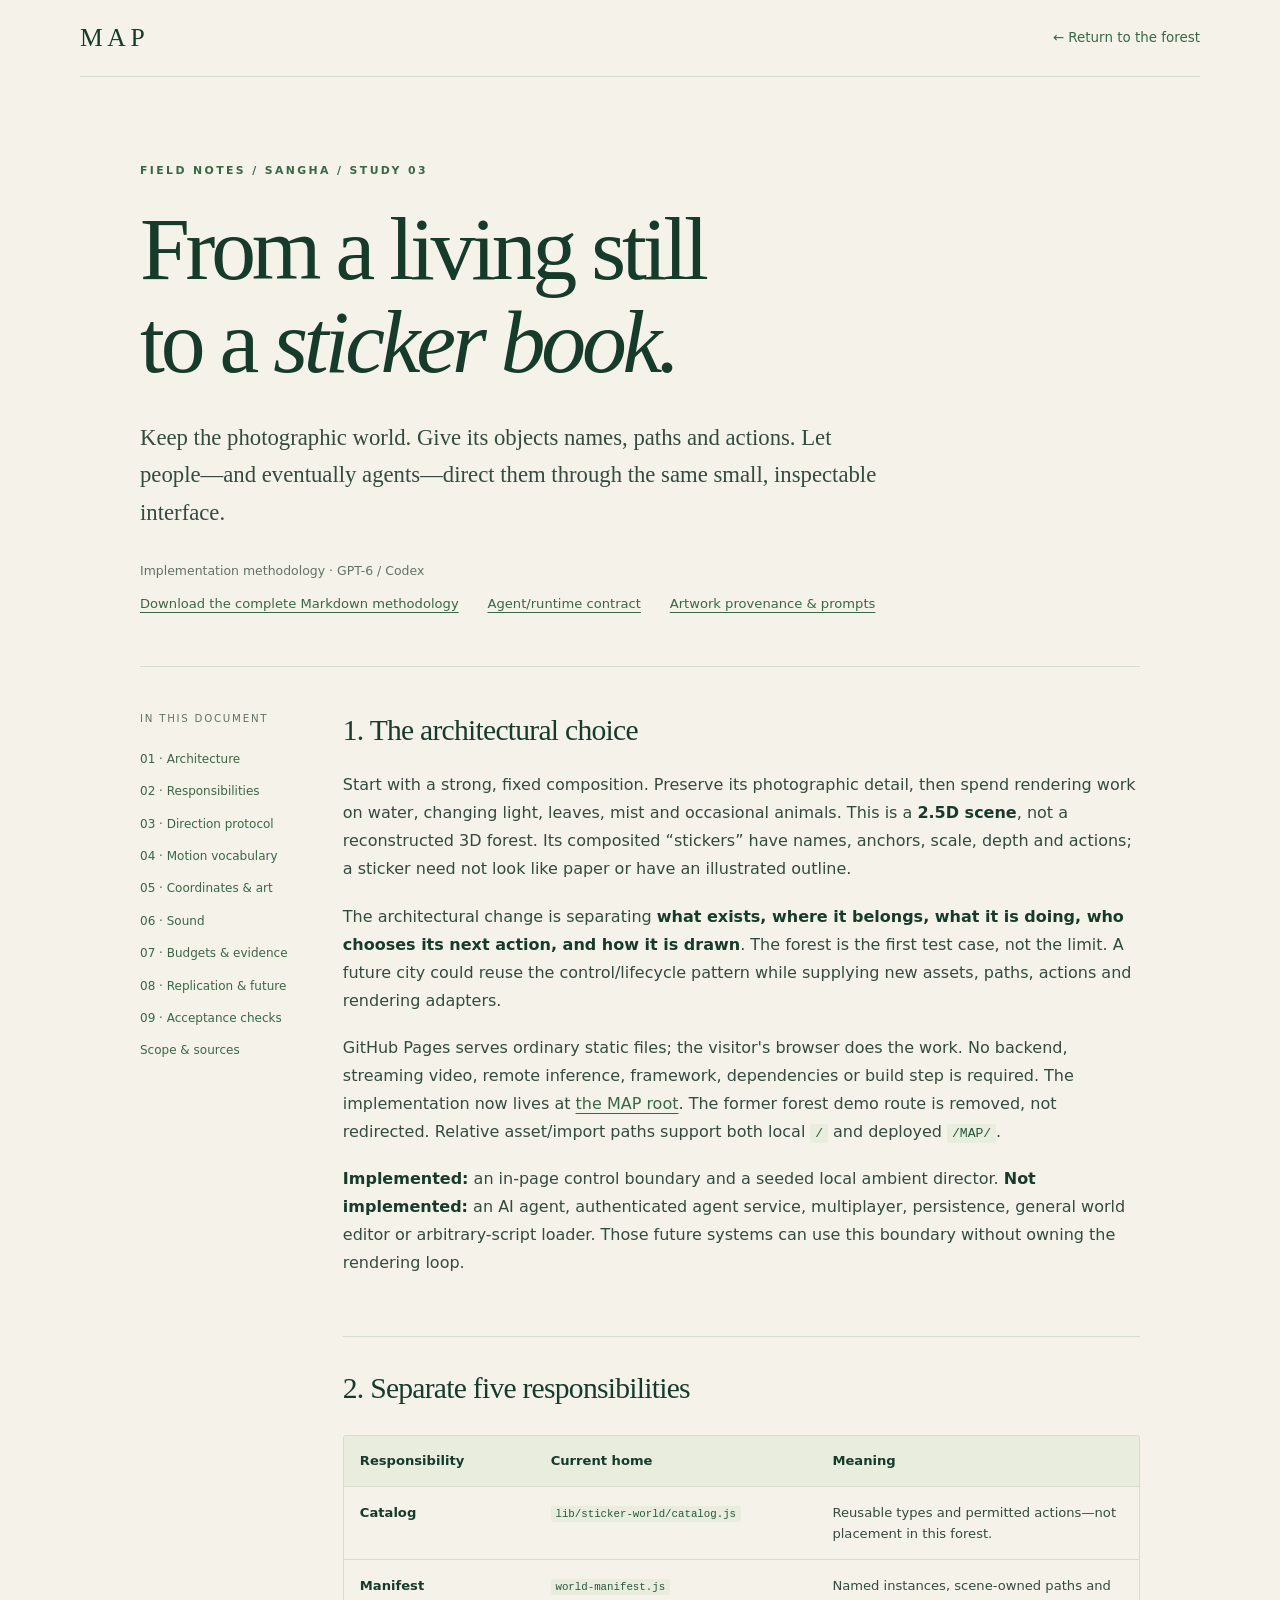
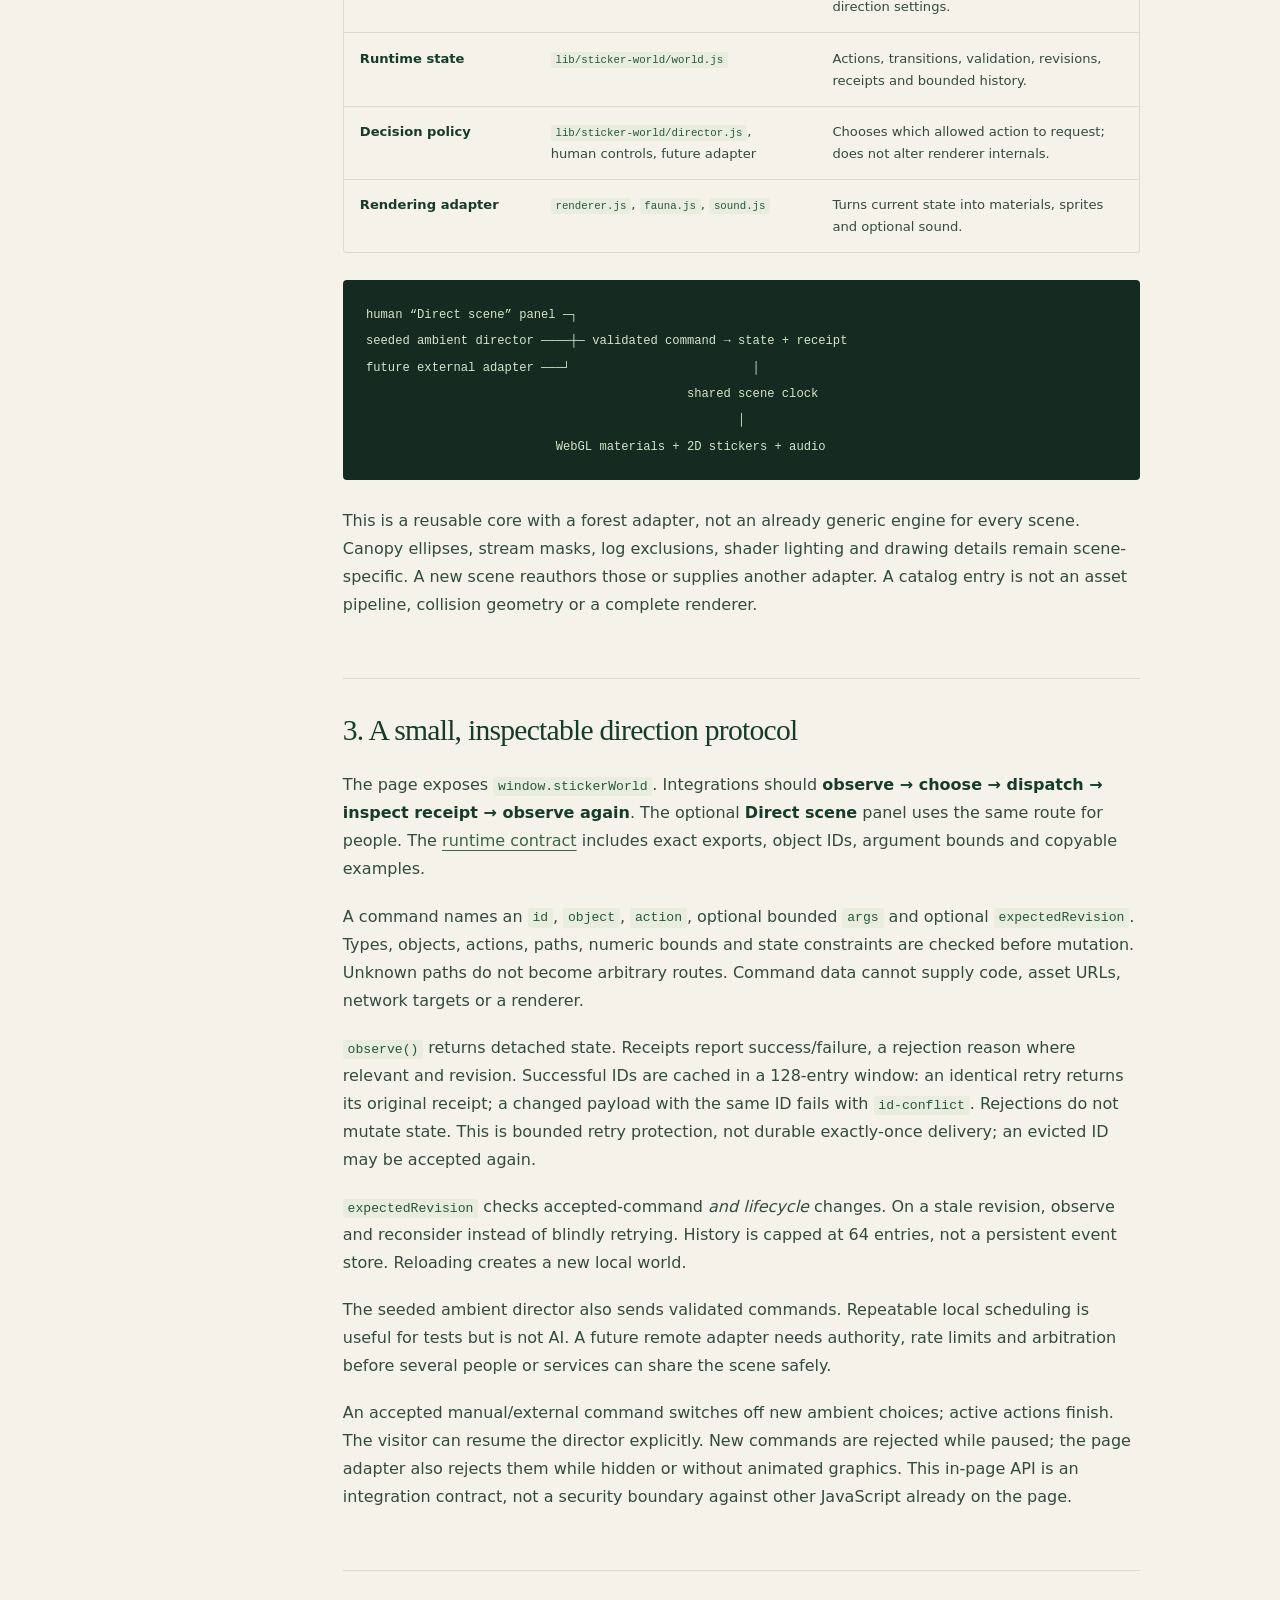
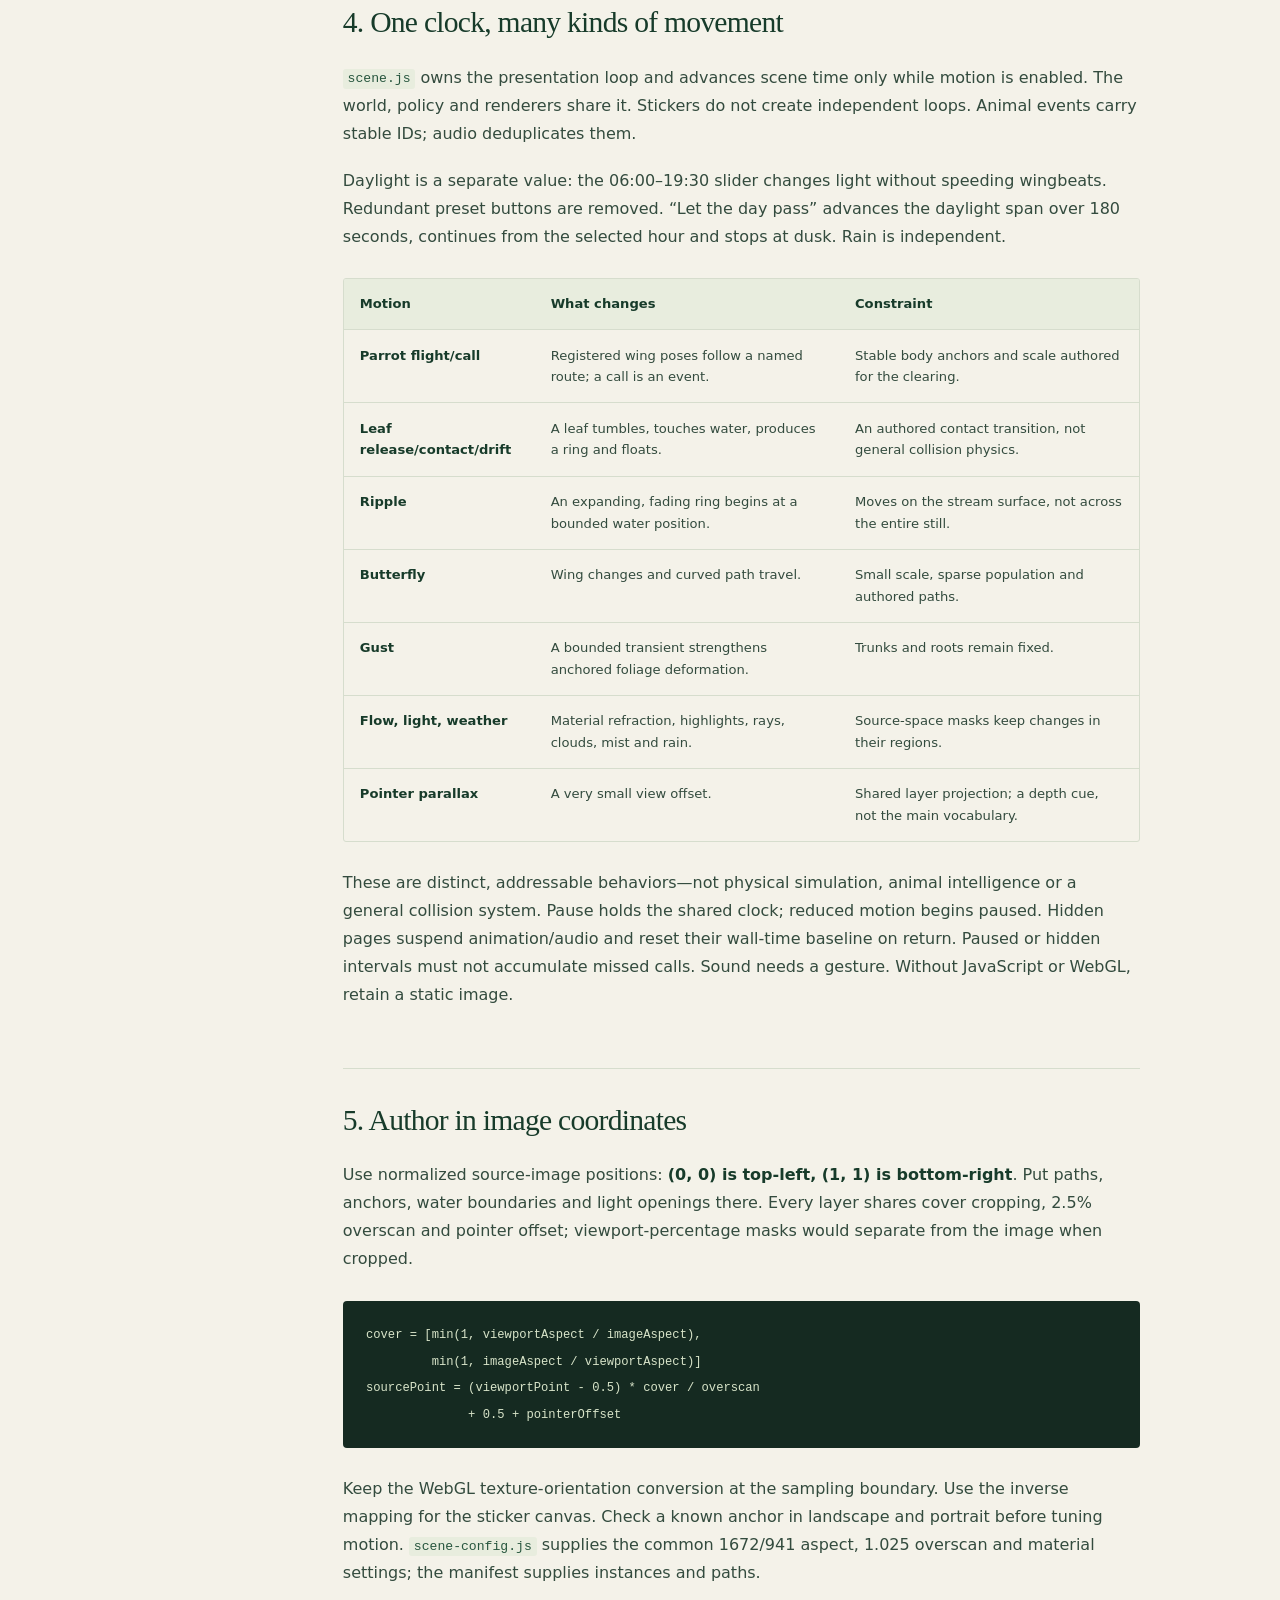
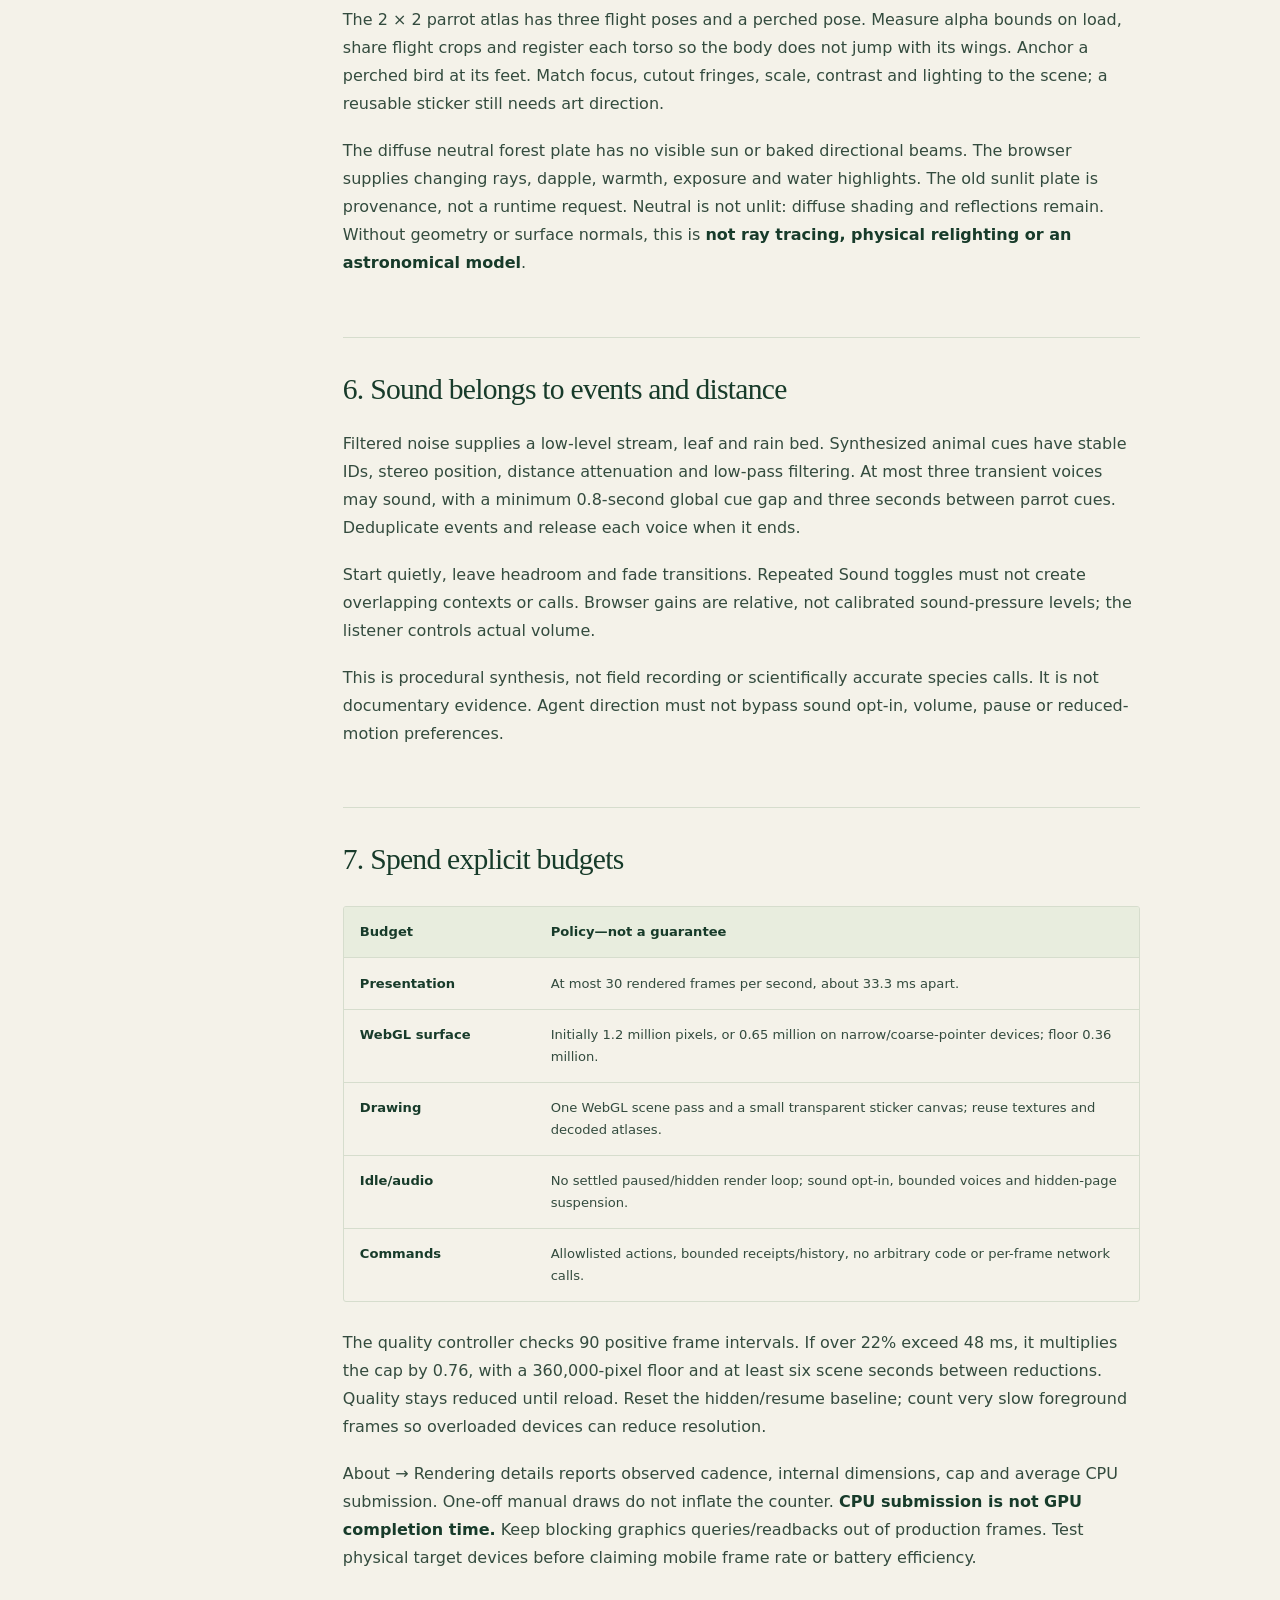
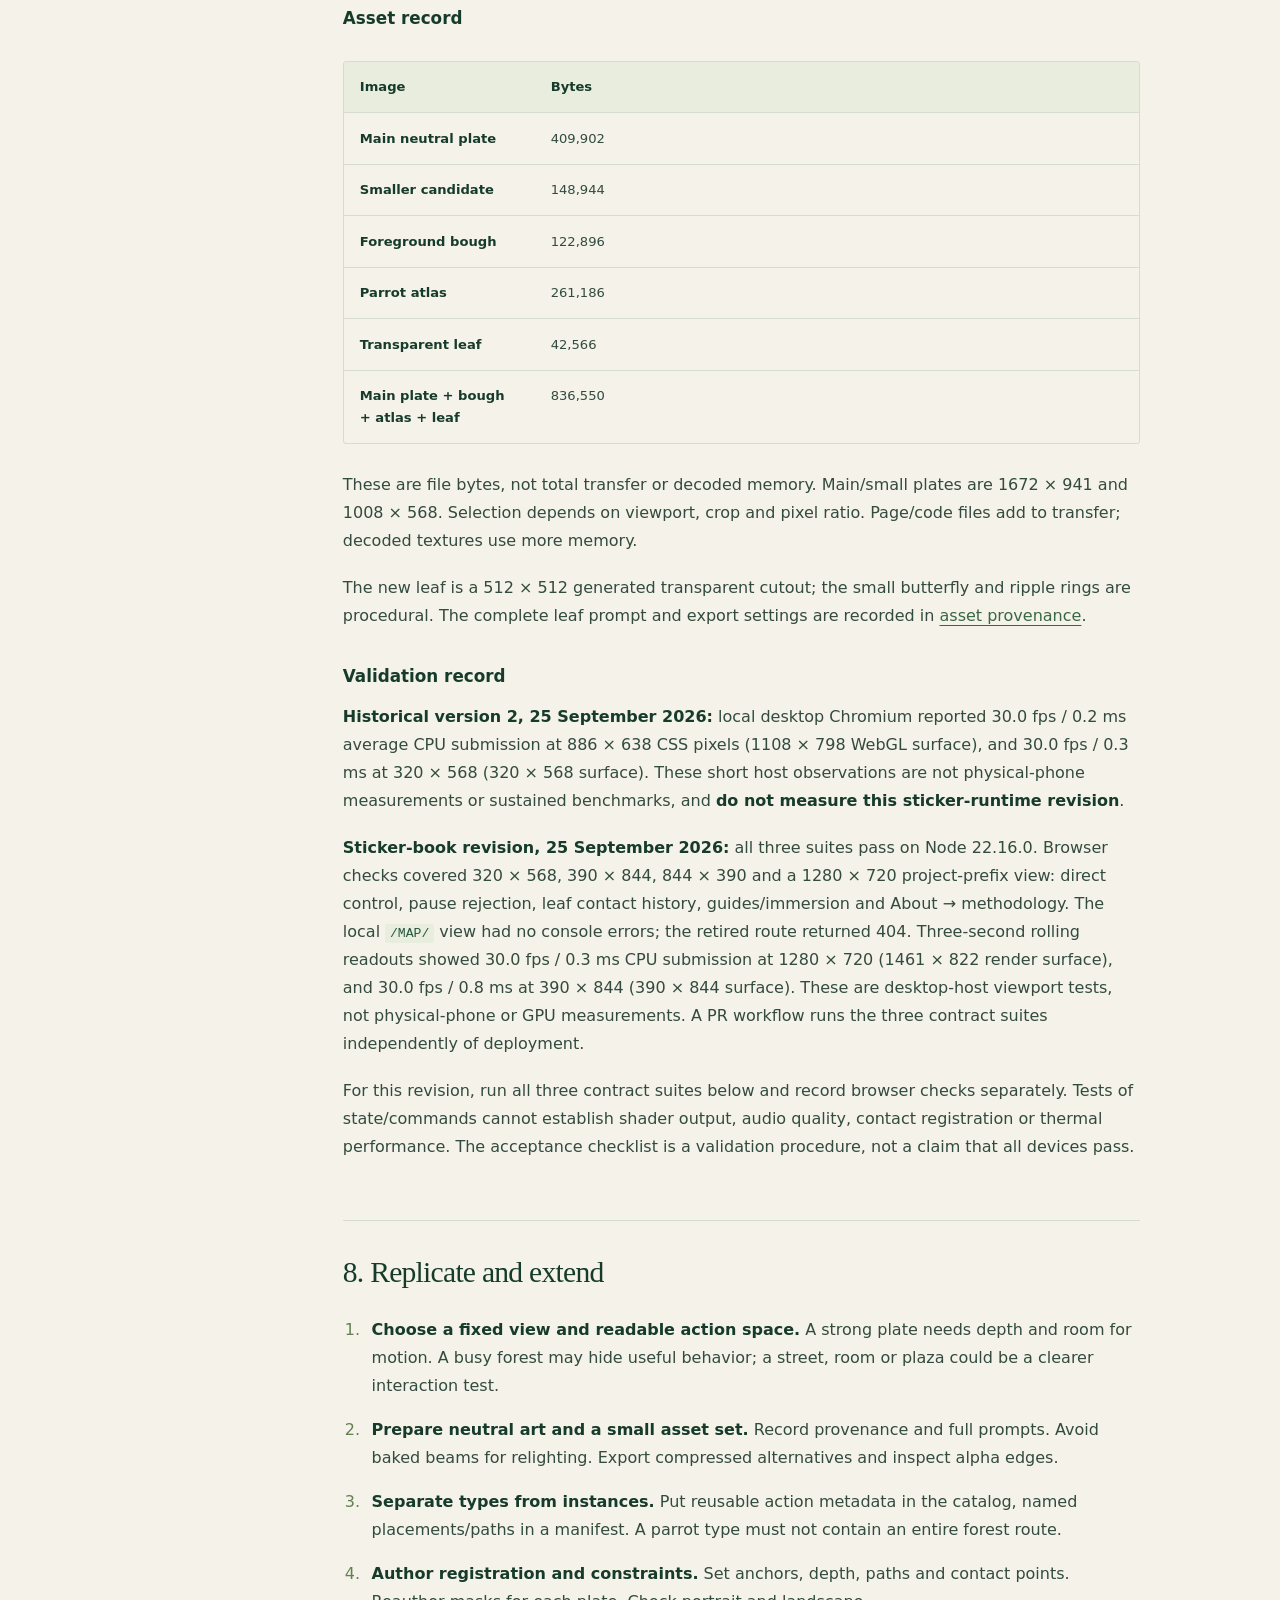
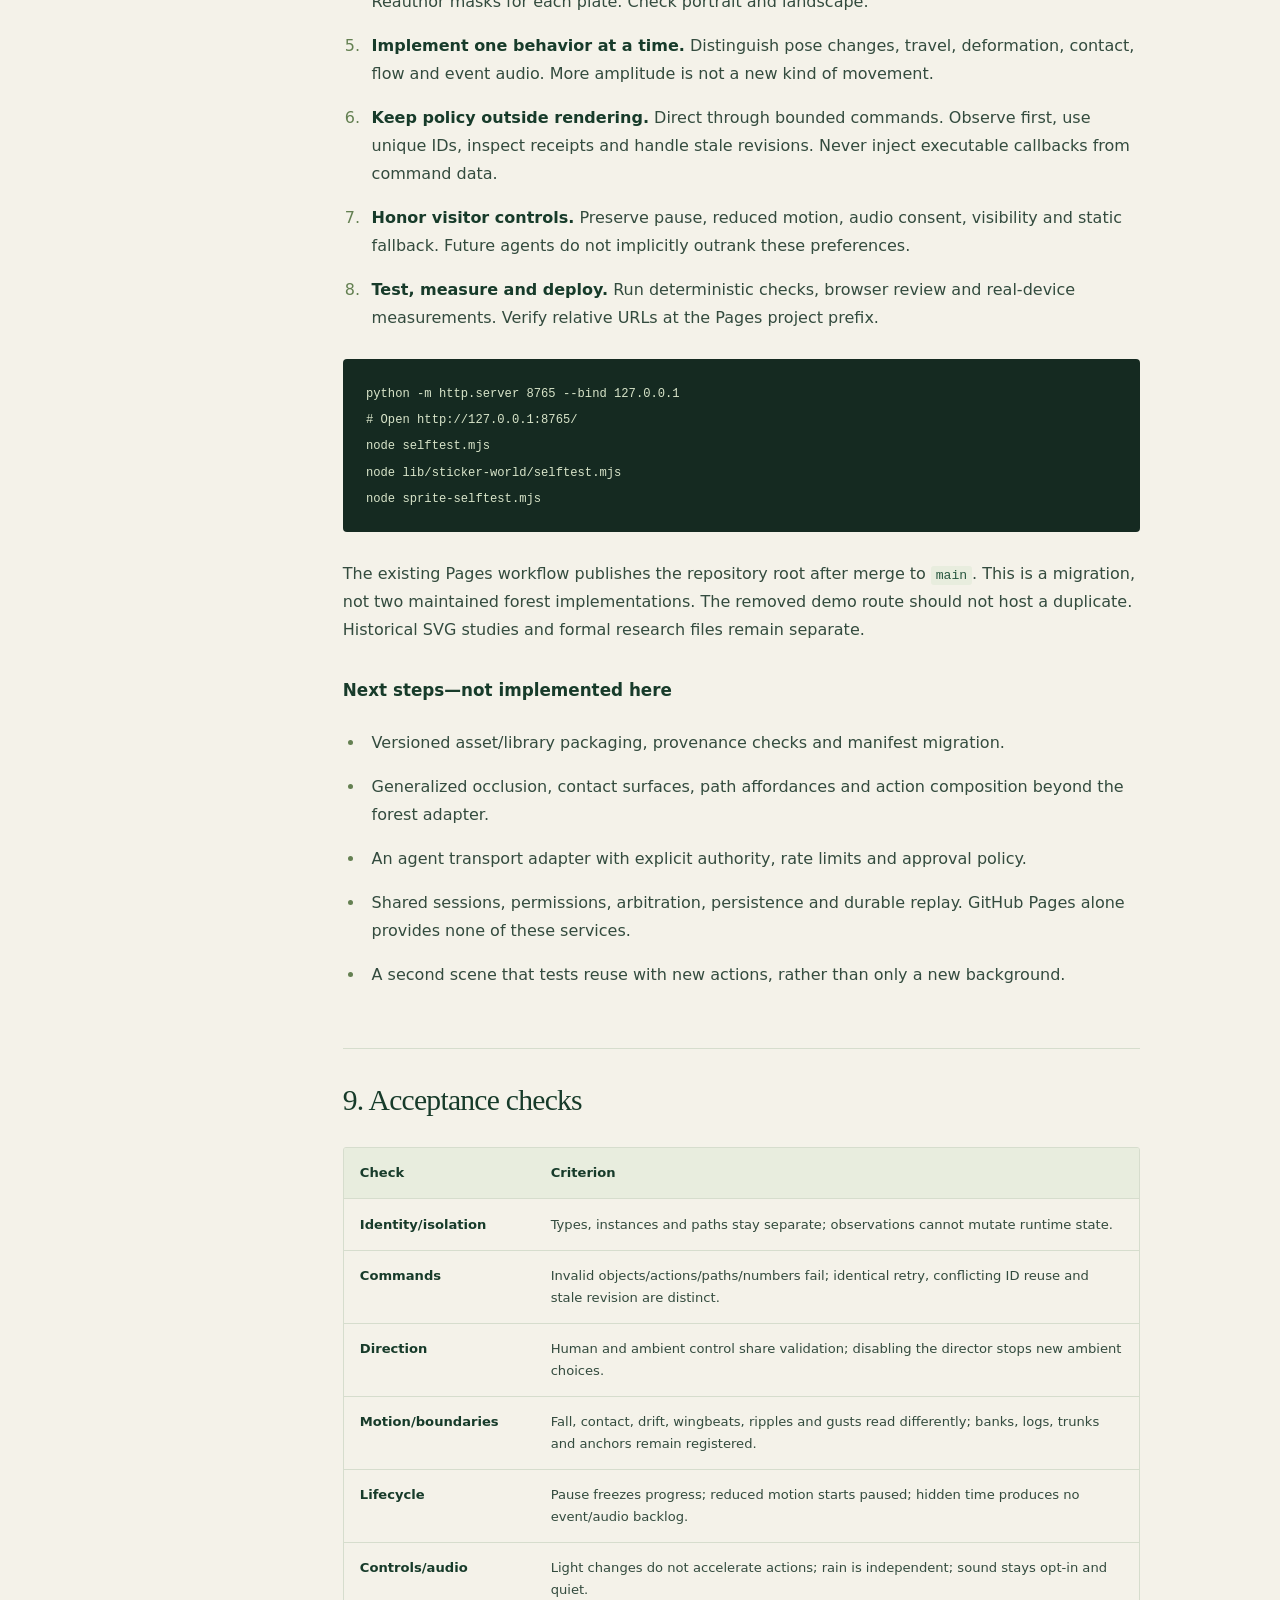
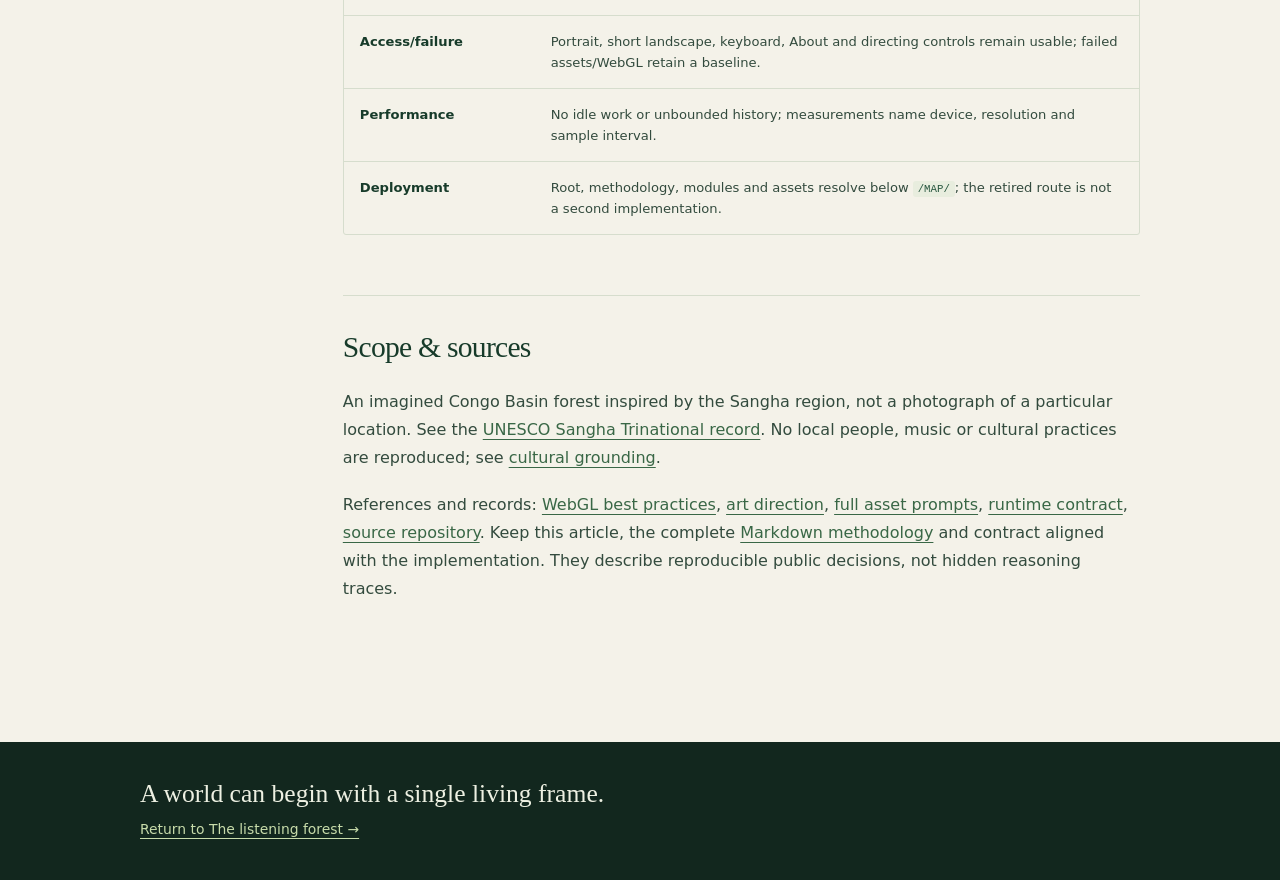
<file: methodology.html>
<!doctype html>
<html lang="en">
<head>
  <meta charset="utf-8">
  <meta name="viewport" content="width=device-width, initial-scale=1">
  <meta name="theme-color" content="#10251d">
  <meta name="description" content="A replicable methodology for living sticker-book scenes: shared objects, paths, validated direction, photographic-style art and performance-first rendering on GitHub Pages.">
  <title>From a living still to a sticker book · MAP</title>
  <link rel="icon" href="data:,">
  <style>
    :root { color-scheme:light; --ink:#173b2a; --body:#334b3e; --paper:#f4f2e9; --muted:#627365; --line:#d6ddcd; --leaf:#396746; }
    * { box-sizing:border-box; }
    html { scroll-padding-top:2rem; }
    body { margin:0; background:var(--paper); color:var(--body); font:16px/1.75 system-ui,-apple-system,BlinkMacSystemFont,"Segoe UI",sans-serif; }
    a { color:var(--leaf); text-decoration-thickness:1px; text-underline-offset:4px; overflow-wrap:anywhere; }
    a:hover { color:#172f20; }
    :focus-visible { outline:3px solid #99a841; outline-offset:5px; }
    .skip { position:absolute; top:1rem; left:1rem; transform:translateY(-200%); background:white; padding:.75rem; z-index:2; }
    .skip:focus { transform:none; }
    .mast { display:flex; gap:1.5rem; align-items:center; justify-content:space-between; width:min(1120px,calc(100% - 64px)); margin:auto; padding:1.45rem 0; border-bottom:1px solid var(--line); }
    .mark { color:var(--ink); font:1.6rem Georgia,"Times New Roman",serif; letter-spacing:.18em; text-decoration:none; }
    .return { font-size:.84rem; text-decoration:none; }
    .hero { width:min(1000px,calc(100% - 64px)); margin:auto; padding:5.25rem 0 3.1rem; }
    .eyebrow { color:var(--leaf); font-size:.68rem; font-weight:650; letter-spacing:.22em; text-transform:uppercase; }
    h1 { color:var(--ink); font:400 clamp(3rem,7vw,5.6rem)/1.04 Georgia,"Times New Roman",serif; letter-spacing:-.047em; margin:1.35rem 0 1.9rem; max-width:860px; }
    .standfirst { max-width:740px; font:1.42rem/1.65 Georgia,"Times New Roman",serif; }
    .byline { font-size:.78rem; color:var(--muted); margin:1.8rem 0 0; }
    .article-links { display:flex; flex-wrap:wrap; gap:.6rem 1.8rem; margin-top:.7rem; font-size:.82rem; }
    .layout { display:grid; grid-template-columns:150px minmax(0,1fr); gap:3.3rem; width:min(1000px,calc(100% - 64px)); margin:0 auto 5rem; border-top:1px solid var(--line); padding-top:2.8rem; }
    nav { align-self:start; position:sticky; top:1.5rem; font-size:.75rem; line-height:1.55; }
    nav p { margin:0 0 1rem; color:var(--muted); font-size:.64rem; letter-spacing:.17em; text-transform:uppercase; }
    nav a { display:block; text-decoration:none; padding:.43rem 0; }
    article { min-width:0; }
    section { margin-bottom:3.7rem; }
    section+section { border-top:1px solid var(--line); padding-top:2rem; }
    h2 { color:var(--ink); font:400 1.85rem/1.3 Georgia,"Times New Roman",serif; letter-spacing:-.025em; margin:0 0 1.35rem; }
    h3 { color:var(--ink); font-size:1.05rem; font-weight:620; margin:2rem 0 .7rem; }
    p { margin:0 0 1.2rem; }
    strong { color:var(--ink); font-weight:650; }
    code { color:#27563e; font: .82em ui-monospace,SFMono-Regular,Consolas,monospace; overflow-wrap:anywhere; }
    p code,li code,td code { background:#e8edde; padding:.13rem .3rem; border-radius:3px; }
    pre { margin:1.7rem 0; padding:1.3rem 1.45rem; background:#152a21; border-radius:4px; overflow:auto; line-height:1.65; }
    pre code { color:#d8e4c9; font-size:.76rem; overflow-wrap:normal; white-space:pre; }
    .table-scroll { overflow:auto; margin:1.7rem 0; border:1px solid var(--line); border-radius:3px; }
    table { border-collapse:collapse; width:100%; text-align:left; font-size:.82rem; line-height:1.65; }
    th,td { padding:.9rem 1rem; vertical-align:top; min-width:128px; }
    th { background:#e8edde; color:var(--ink); font-weight:650; }
    td { border-top:1px solid var(--line); }
    td:first-child { color:var(--ink); font-weight:580; width:24%; }
    ol,ul { margin:1.5rem 0; padding-left:1.4rem; }
    li { padding-left:.4rem; margin-bottom:1rem; }
    li::marker { color:#648052; }
    footer { color:#dce4d2; background:#12271e; padding:2.3rem max(32px,calc((100% - 1000px)/2)); }
    footer p { font:1.6rem Georgia,serif; color:#edf0e2; margin:0 0 .4rem; }
    footer a { color:#c8dcab; font-size:.87rem; }
    @media(max-width:760px) {
      .mast,.hero,.layout { width:calc(100% - 40px); }
      .hero { padding:3rem 0 2.2rem; }
      .standfirst { font-size:1.22rem; }
      .layout { display:block; padding-top:1.7rem; }
      nav { position:static; display:flex; flex-wrap:wrap; gap:.3rem 1rem; padding-bottom:1.6rem; margin-bottom:2rem; border-bottom:1px solid var(--line); }
      nav p { width:100%; margin-bottom:.2rem; }
      nav a { padding:.3rem 0; }
      h2 { font-size:1.65rem; }
      table { min-width:490px; }
      pre { padding:1rem; }
      section { margin-bottom:2.8rem; }
    }
    @media print {
      body { background:white; font-size:10pt; color:black; }
      .mast,.hero,.layout { width:100%; }
      .hero { padding:1rem 0; }
      h1 { font-size:36pt; }
      .layout { display:block; margin:0; padding-top:1rem; }
      nav,.skip,footer,.article-links,.return { display:none; }
      section+section { padding-top:1rem; }
      section { margin-bottom:1.5rem; }
      h2,h3 { break-after:avoid; }
      pre { background:#f0f2eb; break-inside:avoid; }
      pre code { color:black; white-space:pre-wrap; }
      .table-scroll { overflow:visible; }
      table { min-width:0; font-size:9pt; }
      tr { break-inside:avoid; }
      a { color:inherit; }
    }
  </style>
</head>
<body>
  <a class="skip" href="#article">Skip to methodology</a>
  <header class="mast"><a class="mark" href="./" aria-label="MAP home">MAP</a><a class="return" href="./">← Return to the forest</a></header>
  <div class="hero">
    <div class="eyebrow">Field notes / Sangha / Study 03</div>
    <h1>From a living still<br>to a <em>sticker book.</em></h1>
    <p class="standfirst">Keep the photographic world. Give its objects names, paths and actions. Let people—and eventually agents—direct them through the same small, inspectable interface.</p>
    <p class="byline">Implementation methodology · GPT-6 / Codex</p>
    <div class="article-links"><a href="METHODOLOGY.md" download>Download the complete Markdown methodology</a><a href="lib/sticker-world/README.md">Agent/runtime contract</a><a href="ART_DIRECTION.md">Artwork provenance &amp; prompts</a></div>
  </div>
  <div class="layout">
    <nav aria-label="Article contents"><p>In this document</p><a href="#architecture">01 · Architecture</a><a href="#separation">02 · Responsibilities</a><a href="#protocol">03 · Direction protocol</a><a href="#motion">04 · Motion vocabulary</a><a href="#coordinates">05 · Coordinates &amp; art</a><a href="#sound">06 · Sound</a><a href="#performance">07 · Budgets &amp; evidence</a><a href="#replicate">08 · Replication &amp; future</a><a href="#checks">09 · Acceptance checks</a><a href="#sources">Scope &amp; sources</a></nav>
    <article id="article">
      <section id="architecture"><h2>1. The architectural choice</h2>
        <p>Start with a strong, fixed composition. Preserve its photographic detail, then spend rendering work on water, changing light, leaves, mist and occasional animals. This is a <strong>2.5D scene</strong>, not a reconstructed 3D forest. Its composited “stickers” have names, anchors, scale, depth and actions; a sticker need not look like paper or have an illustrated outline.</p>
        <p>The architectural change is separating <strong>what exists, where it belongs, what it is doing, who chooses its next action, and how it is drawn</strong>. The forest is the first test case, not the limit. A future city could reuse the control/lifecycle pattern while supplying new assets, paths, actions and rendering adapters.</p>
        <p>GitHub Pages serves ordinary static files; the visitor's browser does the work. No backend, streaming video, remote inference, framework, dependencies or build step is required. The implementation now lives at <a href="https://paultiffany.github.io/MAP/">the MAP root</a>. The former forest demo route is removed, not redirected. Relative asset/import paths support both local <code>/</code> and deployed <code>/MAP/</code>.</p>
        <p><strong>Implemented:</strong> an in-page control boundary and a seeded local ambient director. <strong>Not implemented:</strong> an AI agent, authenticated agent service, multiplayer, persistence, general world editor or arbitrary-script loader. Those future systems can use this boundary without owning the rendering loop.</p>
      </section>
      <section id="separation"><h2>2. Separate five responsibilities</h2>
        <div class="table-scroll" tabindex="0" role="region" aria-label="Architecture responsibilities"><table><thead><tr><th scope="col">Responsibility</th><th scope="col">Current home</th><th scope="col">Meaning</th></tr></thead><tbody>
          <tr><td>Catalog</td><td><code>lib/sticker-world/catalog.js</code></td><td>Reusable types and permitted actions—not placement in this forest.</td></tr>
          <tr><td>Manifest</td><td><code>world-manifest.js</code></td><td>Named instances, scene-owned paths and direction settings.</td></tr>
          <tr><td>Runtime state</td><td><code>lib/sticker-world/world.js</code></td><td>Actions, transitions, validation, revisions, receipts and bounded history.</td></tr>
          <tr><td>Decision policy</td><td><code>lib/sticker-world/director.js</code>, human controls, future adapter</td><td>Chooses which allowed action to request; does not alter renderer internals.</td></tr>
          <tr><td>Rendering adapter</td><td><code>renderer.js</code>, <code>fauna.js</code>, <code>sound.js</code></td><td>Turns current state into materials, sprites and optional sound.</td></tr>
        </tbody></table></div>
        <pre tabindex="0"><code>human “Direct scene” panel ─┐
seeded ambient director ────┼─ validated command → state + receipt
future external adapter ───┘                         │
                                            shared scene clock
                                                   │
                          WebGL materials + 2D stickers + audio</code></pre>
        <p>This is a reusable core with a forest adapter, not an already generic engine for every scene. Canopy ellipses, stream masks, log exclusions, shader lighting and drawing details remain scene-specific. A new scene reauthors those or supplies another adapter. A catalog entry is not an asset pipeline, collision geometry or a complete renderer.</p>
      </section>
      <section id="protocol"><h2>3. A small, inspectable direction protocol</h2>
        <p>The page exposes <code>window.stickerWorld</code>. Integrations should <strong>observe → choose → dispatch → inspect receipt → observe again</strong>. The optional <strong>Direct scene</strong> panel uses the same route for people. The <a href="lib/sticker-world/README.md">runtime contract</a> includes exact exports, object IDs, argument bounds and copyable examples.</p>
        <p>A command names an <code>id</code>, <code>object</code>, <code>action</code>, optional bounded <code>args</code> and optional <code>expectedRevision</code>. Types, objects, actions, paths, numeric bounds and state constraints are checked before mutation. Unknown paths do not become arbitrary routes. Command data cannot supply code, asset URLs, network targets or a renderer.</p>
        <p><code>observe()</code> returns detached state. Receipts report success/failure, a rejection reason where relevant and revision. Successful IDs are cached in a 128-entry window: an identical retry returns its original receipt; a changed payload with the same ID fails with <code>id-conflict</code>. Rejections do not mutate state. This is bounded retry protection, not durable exactly-once delivery; an evicted ID may be accepted again.</p>
        <p><code>expectedRevision</code> checks accepted-command <em>and lifecycle</em> changes. On a stale revision, observe and reconsider instead of blindly retrying. History is capped at 64 entries, not a persistent event store. Reloading creates a new local world.</p>
        <p>The seeded ambient director also sends validated commands. Repeatable local scheduling is useful for tests but is not AI. A future remote adapter needs authority, rate limits and arbitration before several people or services can share the scene safely.</p>
        <p>An accepted manual/external command switches off new ambient choices; active actions finish. The visitor can resume the director explicitly. New commands are rejected while paused; the page adapter also rejects them while hidden or without animated graphics. This in-page API is an integration contract, not a security boundary against other JavaScript already on the page.</p>
      </section>
      <section id="motion"><h2>4. One clock, many kinds of movement</h2>
        <p><code>scene.js</code> owns the presentation loop and advances scene time only while motion is enabled. The world, policy and renderers share it. Stickers do not create independent loops. Animal events carry stable IDs; audio deduplicates them.</p>
        <p>Daylight is a separate value: the 06:00–19:30 slider changes light without speeding wingbeats. Redundant preset buttons are removed. “Let the day pass” advances the daylight span over 180 seconds, continues from the selected hour and stops at dusk. Rain is independent.</p>
        <div class="table-scroll" tabindex="0" role="region" aria-label="Distinct animation behaviors"><table><thead><tr><th scope="col">Motion</th><th scope="col">What changes</th><th scope="col">Constraint</th></tr></thead><tbody>
          <tr><td>Parrot flight/call</td><td>Registered wing poses follow a named route; a call is an event.</td><td>Stable body anchors and scale authored for the clearing.</td></tr>
          <tr><td>Leaf release/contact/drift</td><td>A leaf tumbles, touches water, produces a ring and floats.</td><td>An authored contact transition, not general collision physics.</td></tr>
          <tr><td>Ripple</td><td>An expanding, fading ring begins at a bounded water position.</td><td>Moves on the stream surface, not across the entire still.</td></tr>
          <tr><td>Butterfly</td><td>Wing changes and curved path travel.</td><td>Small scale, sparse population and authored paths.</td></tr>
          <tr><td>Gust</td><td>A bounded transient strengthens anchored foliage deformation.</td><td>Trunks and roots remain fixed.</td></tr>
          <tr><td>Flow, light, weather</td><td>Material refraction, highlights, rays, clouds, mist and rain.</td><td>Source-space masks keep changes in their regions.</td></tr>
          <tr><td>Pointer parallax</td><td>A very small view offset.</td><td>Shared layer projection; a depth cue, not the main vocabulary.</td></tr>
        </tbody></table></div>
        <p>These are distinct, addressable behaviors—not physical simulation, animal intelligence or a general collision system. Pause holds the shared clock; reduced motion begins paused. Hidden pages suspend animation/audio and reset their wall-time baseline on return. Paused or hidden intervals must not accumulate missed calls. Sound needs a gesture. Without JavaScript or WebGL, retain a static image.</p>
      </section>
      <section id="coordinates"><h2>5. Author in image coordinates</h2>
        <p>Use normalized source-image positions: <strong>(0, 0) is top-left, (1, 1) is bottom-right</strong>. Put paths, anchors, water boundaries and light openings there. Every layer shares cover cropping, 2.5% overscan and pointer offset; viewport-percentage masks would separate from the image when cropped.</p>
        <pre tabindex="0"><code>cover = [min(1, viewportAspect / imageAspect),
         min(1, imageAspect / viewportAspect)]
sourcePoint = (viewportPoint - 0.5) * cover / overscan
              + 0.5 + pointerOffset</code></pre>
        <p>Keep the WebGL texture-orientation conversion at the sampling boundary. Use the inverse mapping for the sticker canvas. Check a known anchor in landscape and portrait before tuning motion. <code>scene-config.js</code> supplies the common 1672/941 aspect, 1.025 overscan and material settings; the manifest supplies instances and paths.</p>
        <p>The 2 × 2 parrot atlas has three flight poses and a perched pose. Measure alpha bounds on load, share flight crops and register each torso so the body does not jump with its wings. Anchor a perched bird at its feet. Match focus, cutout fringes, scale, contrast and lighting to the scene; a reusable sticker still needs art direction.</p>
        <p>The diffuse neutral forest plate has no visible sun or baked directional beams. The browser supplies changing rays, dapple, warmth, exposure and water highlights. The old sunlit plate is provenance, not a runtime request. Neutral is not unlit: diffuse shading and reflections remain. Without geometry or surface normals, this is <strong>not ray tracing, physical relighting or an astronomical model</strong>.</p>
      </section>
      <section id="sound"><h2>6. Sound belongs to events and distance</h2>
        <p>Filtered noise supplies a low-level stream, leaf and rain bed. Synthesized animal cues have stable IDs, stereo position, distance attenuation and low-pass filtering. At most three transient voices may sound, with a minimum 0.8-second global cue gap and three seconds between parrot cues. Deduplicate events and release each voice when it ends.</p>
        <p>Start quietly, leave headroom and fade transitions. Repeated Sound toggles must not create overlapping contexts or calls. Browser gains are relative, not calibrated sound-pressure levels; the listener controls actual volume.</p>
        <p>This is procedural synthesis, not field recording or scientifically accurate species calls. It is not documentary evidence. Agent direction must not bypass sound opt-in, volume, pause or reduced-motion preferences.</p>
      </section>
      <section id="performance"><h2>7. Spend explicit budgets</h2>
        <div class="table-scroll" tabindex="0" role="region" aria-label="Performance budgets"><table><thead><tr><th scope="col">Budget</th><th scope="col">Policy—not a guarantee</th></tr></thead><tbody>
          <tr><td>Presentation</td><td>At most 30 rendered frames per second, about 33.3 ms apart.</td></tr>
          <tr><td>WebGL surface</td><td>Initially 1.2 million pixels, or 0.65 million on narrow/coarse-pointer devices; floor 0.36 million.</td></tr>
          <tr><td>Drawing</td><td>One WebGL scene pass and a small transparent sticker canvas; reuse textures and decoded atlases.</td></tr>
          <tr><td>Idle/audio</td><td>No settled paused/hidden render loop; sound opt-in, bounded voices and hidden-page suspension.</td></tr>
          <tr><td>Commands</td><td>Allowlisted actions, bounded receipts/history, no arbitrary code or per-frame network calls.</td></tr>
        </tbody></table></div>
        <p>The quality controller checks 90 positive frame intervals. If over 22% exceed 48 ms, it multiplies the cap by 0.76, with a 360,000-pixel floor and at least six scene seconds between reductions. Quality stays reduced until reload. Reset the hidden/resume baseline; count very slow foreground frames so overloaded devices can reduce resolution.</p>
        <p>About → Rendering details reports observed cadence, internal dimensions, cap and average CPU submission. One-off manual draws do not inflate the counter. <strong>CPU submission is not GPU completion time.</strong> Keep blocking graphics queries/readbacks out of production frames. Test physical target devices before claiming mobile frame rate or battery efficiency.</p>
        <h3>Asset record</h3>
        <div class="table-scroll" tabindex="0" role="region" aria-label="Compressed asset sizes"><table><thead><tr><th scope="col">Image</th><th scope="col">Bytes</th></tr></thead><tbody><tr><td>Main neutral plate</td><td>409,902</td></tr><tr><td>Smaller candidate</td><td>148,944</td></tr><tr><td>Foreground bough</td><td>122,896</td></tr><tr><td>Parrot atlas</td><td>261,186</td></tr><tr><td>Transparent leaf</td><td>42,566</td></tr><tr><td>Main plate + bough + atlas + leaf</td><td>836,550</td></tr></tbody></table></div>
        <p>These are file bytes, not total transfer or decoded memory. Main/small plates are 1672 × 941 and 1008 × 568. Selection depends on viewport, crop and pixel ratio. Page/code files add to transfer; decoded textures use more memory.</p>
        <p>The new leaf is a 512 × 512 generated transparent cutout; the small butterfly and ripple rings are procedural. The complete leaf prompt and export settings are recorded in <a href="assets/GENERATION.md">asset provenance</a>.</p>
        <h3>Validation record</h3>
        <p><strong>Historical version 2, 25 September 2026:</strong> local desktop Chromium reported 30.0 fps / 0.2 ms average CPU submission at 886 × 638 CSS pixels (1108 × 798 WebGL surface), and 30.0 fps / 0.3 ms at 320 × 568 (320 × 568 surface). These short host observations are not physical-phone measurements or sustained benchmarks, and <strong>do not measure this sticker-runtime revision</strong>.</p>
        <p><strong>Sticker-book revision, 25 September 2026:</strong> all three suites pass on Node 22.16.0. Browser checks covered 320 × 568, 390 × 844, 844 × 390 and a 1280 × 720 project-prefix view: direct control, pause rejection, leaf contact history, guides/immersion and About → methodology. The local <code>/MAP/</code> view had no console errors; the retired route returned 404. Three-second rolling readouts showed 30.0 fps / 0.3 ms CPU submission at 1280 × 720 (1461 × 822 render surface), and 30.0 fps / 0.8 ms at 390 × 844 (390 × 844 surface). These are desktop-host viewport tests, not physical-phone or GPU measurements. A PR workflow runs the three contract suites independently of deployment.</p>
        <p>For this revision, run all three contract suites below and record browser checks separately. Tests of state/commands cannot establish shader output, audio quality, contact registration or thermal performance. The acceptance checklist is a validation procedure, not a claim that all devices pass.</p>
      </section>
      <section id="replicate"><h2>8. Replicate and extend</h2>
        <ol>
          <li><strong>Choose a fixed view and readable action space.</strong> A strong plate needs depth and room for motion. A busy forest may hide useful behavior; a street, room or plaza could be a clearer interaction test.</li>
          <li><strong>Prepare neutral art and a small asset set.</strong> Record provenance and full prompts. Avoid baked beams for relighting. Export compressed alternatives and inspect alpha edges.</li>
          <li><strong>Separate types from instances.</strong> Put reusable action metadata in the catalog, named placements/paths in a manifest. A parrot type must not contain an entire forest route.</li>
          <li><strong>Author registration and constraints.</strong> Set anchors, depth, paths and contact points. Reauthor masks for each plate. Check portrait and landscape.</li>
          <li><strong>Implement one behavior at a time.</strong> Distinguish pose changes, travel, deformation, contact, flow and event audio. More amplitude is not a new kind of movement.</li>
          <li><strong>Keep policy outside rendering.</strong> Direct through bounded commands. Observe first, use unique IDs, inspect receipts and handle stale revisions. Never inject executable callbacks from command data.</li>
          <li><strong>Honor visitor controls.</strong> Preserve pause, reduced motion, audio consent, visibility and static fallback. Future agents do not implicitly outrank these preferences.</li>
          <li><strong>Test, measure and deploy.</strong> Run deterministic checks, browser review and real-device measurements. Verify relative URLs at the Pages project prefix.</li>
        </ol>
        <pre tabindex="0"><code>python -m http.server 8765 --bind 127.0.0.1
# Open http://127.0.0.1:8765/
node selftest.mjs
node lib/sticker-world/selftest.mjs
node sprite-selftest.mjs</code></pre>
        <p>The existing Pages workflow publishes the repository root after merge to <code>main</code>. This is a migration, not two maintained forest implementations. The removed demo route should not host a duplicate. Historical SVG studies and formal research files remain separate.</p>
        <h3>Next steps—not implemented here</h3>
        <ul><li>Versioned asset/library packaging, provenance checks and manifest migration.</li><li>Generalized occlusion, contact surfaces, path affordances and action composition beyond the forest adapter.</li><li>An agent transport adapter with explicit authority, rate limits and approval policy.</li><li>Shared sessions, permissions, arbitration, persistence and durable replay. GitHub Pages alone provides none of these services.</li><li>A second scene that tests reuse with new actions, rather than only a new background.</li></ul>
      </section>
      <section id="checks"><h2>9. Acceptance checks</h2>
        <div class="table-scroll" tabindex="0" role="region" aria-label="Acceptance checklist"><table><thead><tr><th scope="col">Check</th><th scope="col">Criterion</th></tr></thead><tbody>
          <tr><td>Identity/isolation</td><td>Types, instances and paths stay separate; observations cannot mutate runtime state.</td></tr>
          <tr><td>Commands</td><td>Invalid objects/actions/paths/numbers fail; identical retry, conflicting ID reuse and stale revision are distinct.</td></tr>
          <tr><td>Direction</td><td>Human and ambient control share validation; disabling the director stops new ambient choices.</td></tr>
          <tr><td>Motion/boundaries</td><td>Fall, contact, drift, wingbeats, ripples and gusts read differently; banks, logs, trunks and anchors remain registered.</td></tr>
          <tr><td>Lifecycle</td><td>Pause freezes progress; reduced motion starts paused; hidden time produces no event/audio backlog.</td></tr>
          <tr><td>Controls/audio</td><td>Light changes do not accelerate actions; rain is independent; sound stays opt-in and quiet.</td></tr>
          <tr><td>Access/failure</td><td>Portrait, short landscape, keyboard, About and directing controls remain usable; failed assets/WebGL retain a baseline.</td></tr>
          <tr><td>Performance</td><td>No idle work or unbounded history; measurements name device, resolution and sample interval.</td></tr>
          <tr><td>Deployment</td><td>Root, methodology, modules and assets resolve below <code>/MAP/</code>; the retired route is not a second implementation.</td></tr>
        </tbody></table></div>
      </section>
      <section id="sources"><h2>Scope &amp; sources</h2>
        <p>An imagined Congo Basin forest inspired by the Sangha region, not a photograph of a particular location. See the <a href="https://whc.unesco.org/en/list/1380/">UNESCO Sangha Trinational record</a>. No local people, music or cultural practices are reproduced; see <a href="demos/dzanga/CULTURAL_GROUNDING.md">cultural grounding</a>.</p>
        <p>References and records: <a href="https://developer.mozilla.org/en-US/docs/Web/API/WebGL_API/WebGL_best_practices">WebGL best practices</a>, <a href="ART_DIRECTION.md">art direction</a>, <a href="assets/GENERATION.md">full asset prompts</a>, <a href="lib/sticker-world/README.md">runtime contract</a>, <a href="https://github.com/PaulTiffany/MAP">source repository</a>. Keep this article, the complete <a href="METHODOLOGY.md">Markdown methodology</a> and contract aligned with the implementation. They describe reproducible public decisions, not hidden reasoning traces.</p>
      </section>
    </article>
  </div>
  <footer><p>A world can begin with a single living frame.</p><a href="./">Return to The listening forest →</a></footer>
</body>
</html>
</file>
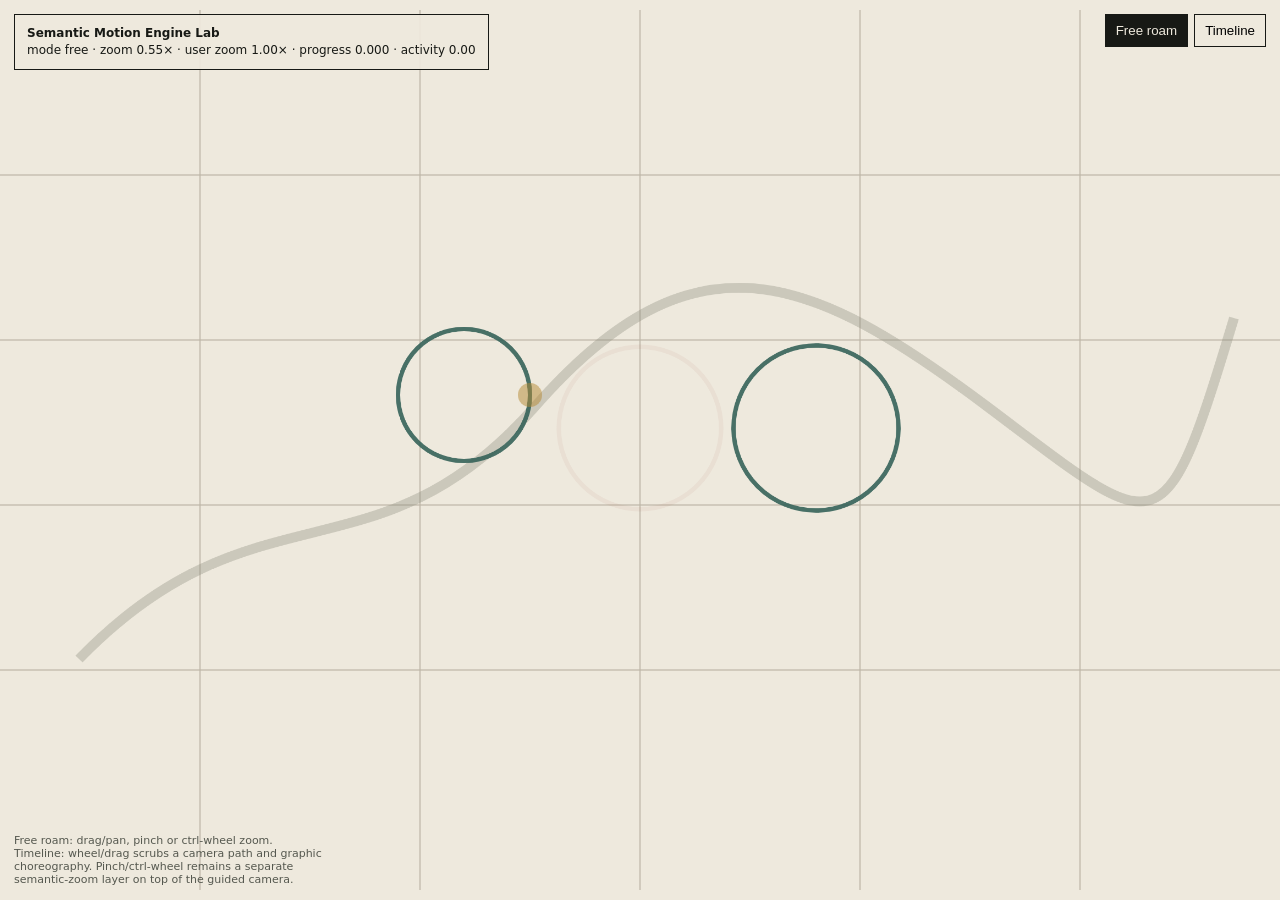
<file: engine/lab.html>
<!doctype html>
<html lang="en">
<head>
<meta charset="utf-8">
<meta name="viewport" content="width=device-width,initial-scale=1,maximum-scale=5">
<title>Semantic Motion Engine Lab</title>
<style>
:root{font-family:ui-sans-serif,system-ui,sans-serif;color:#171915;background:#eee9dd}
*{box-sizing:border-box}html,body{margin:0;width:100%;height:100%;overflow:hidden}body{touch-action:none}
#viewport{position:fixed;inset:0;overflow:hidden;background:#eee9dd}
#world{position:absolute;left:0;top:0;width:2400px;height:1600px;will-change:transform}
svg{display:block;width:2400px;height:1600px}
.hud{position:fixed;z-index:5;left:14px;top:14px;background:rgba(238,233,221,.92);border:1px solid #171915;padding:10px 12px;font-size:12px;line-height:1.4;pointer-events:none}
.controls{position:fixed;z-index:6;right:14px;top:14px;display:flex;gap:6px}.controls button{border:1px solid #171915;background:#eee9dd;padding:8px 10px;cursor:pointer}.controls button.active{background:#171915;color:#eee9dd}
.legend{position:fixed;z-index:5;left:14px;bottom:14px;font-size:11px;max-width:310px;color:#55584f;pointer-events:none}
</style>
</head>
<body>
<div id="viewport">
  <div id="world">
    <svg viewBox="0 0 2400 1600" aria-label="Content-neutral semantic motion engine lab">
      <rect width="2400" height="1600" fill="#eee9dd"/>
      <g id="geo-grid" opacity=".5">
        <path d="M0 300H2400M0 600H2400M0 900H2400M0 1200H2400M400 0V1600M800 0V1600M1200 0V1600M1600 0V1600M2000 0V1600" stroke="#bdb5a6" stroke-width="2"/>
        <path d="M180 1180 C500 850 720 1050 1010 720 S1510 480 1830 720 S2150 990 2280 560" fill="none" stroke="#8b8b7d" stroke-width="18" opacity=".35"/>
      </g>

      <g id="structure-network" fill="none" stroke="#315f56" stroke-width="8">
        <circle cx="880" cy="700" r="120"/>
        <circle cx="1520" cy="760" r="150"/>
        <path id="travel-path" d="M1000 700 C1160 500 1320 970 1370 790"/>
      </g>

      <g id="traveler-wrap"><circle id="traveler" cx="0" cy="0" r="22" fill="#b58a35"/></g>
      <g id="velocity-pulse" transform="translate(1200 760)"><circle cx="0" cy="0" r="180" fill="none" stroke="#9a4c42" stroke-width="10" opacity=".8"/></g>

      <g id="detail-layer">
        <text x="820" y="520" font-size="38" font-family="Georgia,serif">A</text>
        <text x="1490" y="520" font-size="38" font-family="Georgia,serif">B</text>
        <path d="M820 860 l120 80 l-80 110 l-100-90z" fill="#d7d0c1" stroke="#171915" stroke-width="4"/>
        <path d="M1520 980 l160 60 l-55 120 l-150-55z" fill="#d7d0c1" stroke="#171915" stroke-width="4"/>
      </g>
    </svg>
  </div>
</div>
<div class="hud"><b>Semantic Motion Engine Lab</b><br><span id="readout">—</span></div>
<div class="controls"><button id="free" class="active">Free roam</button><button id="timeline">Timeline</button></div>
<div class="legend">Free roam: drag/pan, pinch or ctrl-wheel zoom. Timeline: wheel/drag scrubs a camera path and graphic choreography. Pinch/ctrl-wheel remains a separate semantic-zoom layer on top of the guided camera.</div>
<script type="module">
import { SemanticMotionRuntime } from './runtime.js';

const worldSpec = {
  world: { width:2400, height:1600, minScale:.3, maxScale:5, initialCamera:{x:1200,y:800,scale:.55} },
  objects: {
    'demo.geography': { selector:'#geo-grid', lod:{min:.3,max:1.05,fade:.35} },
    'demo.structure': { selector:'#structure-network', lod:{min:.65,max:2.4,fade:.45} },
    'demo.path': { selector:'#travel-path', lod:{min:.65,max:3.2,fade:.3} },
    'demo.traveler': { selector:'#traveler-wrap', lod:{min:.7,max:4,fade:.3} },
    'demo.velocityPulse': { selector:'#velocity-pulse', lod:{min:.55,max:4,fade:.3} },
    'demo.detail': { selector:'#detail-layer', lod:{min:1.45,max:5,fade:.5} }
  }
};

const motionSpec = {
  timelines: {
    story: {
      source:'timeline.primary',
      tracks:[
        {target:'@camera',channel:'x',keyframes:[{at:0,value:620},{at:.45,value:1200,easing:'smoothstep'},{at:1,value:1740}]},
        {target:'@camera',channel:'y',keyframes:[{at:0,value:520},{at:.5,value:800},{at:1,value:1050}]},
        {target:'@camera',channel:'scale',keyframes:[{at:0,value:.7},{at:.55,value:1.2},{at:1,value:2.1,easing:'easeInOutCubic'}]},
        {target:'demo.path',channel:'draw',keyframes:[{at:0,value:0},{at:.75,value:1}]},
        {target:'demo.traveler',channel:'pathPosition',path:'demo.path',keyframes:[{at:.1,value:0},{at:.9,value:1}]},
        {target:'demo.detail',channel:'opacity',keyframes:[{at:.55,value:.15},{at:1,value:1}]}
      ]
    },
    velocity: {
      source:'input.activity',
      tracks:[
        {target:'demo.velocityPulse',channel:'opacity',keyframes:[{at:0,value:.08},{at:1,value:.9}]},
        {target:'demo.velocityPulse',channel:'scale',keyframes:[{at:0,value:.82},{at:1,value:1.2}],easing:'smoothstep'}
      ]
    }
  }
};

const viewport=document.querySelector('#viewport');
const runtime=new SemanticMotionRuntime({viewport,worldElement:document.querySelector('#world'),sceneRoot:document,worldSpec,motionSpec});
const readout=document.querySelector('#readout');
const free=document.querySelector('#free');
const timeline=document.querySelector('#timeline');
function setMode(mode){runtime.setMode(mode);free.classList.toggle('active',mode==='free');timeline.classList.toggle('active',mode==='timeline')}
free.onclick=()=>setMode('free');timeline.onclick=()=>setMode('timeline');
function hud(){const c=runtime.camera.snapshot();readout.textContent=`mode ${runtime.mode} · zoom ${c.scale.toFixed(2)}× · user zoom ${runtime.signals.get('camera.userZoom').toFixed(2)}× · progress ${runtime.signals.get('timeline.primary').toFixed(3)} · activity ${runtime.signals.get('input.activity').toFixed(2)}`;requestAnimationFrame(hud)}hud();
window.runtime=runtime;
</script>
</body>
</html>
</file>
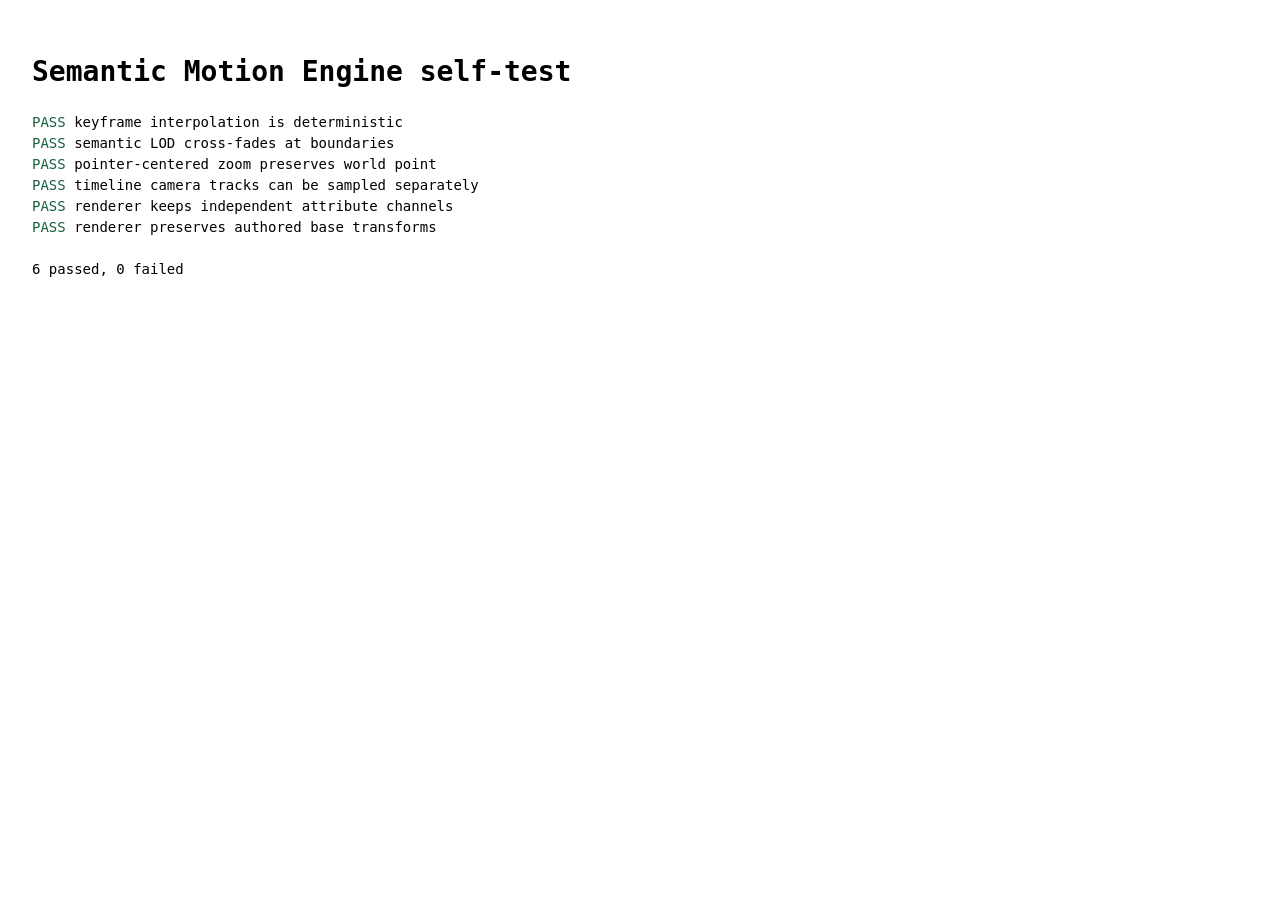
<file: engine/selftest.html>
<!doctype html>
<meta charset="utf-8">
<title>Semantic Motion Engine self-test</title>
<style>body{font:14px ui-monospace,monospace;padding:24px;line-height:1.5}.ok{color:#17603f}.bad{color:#9b352e}svg{position:absolute;left:-9999px}</style>
<h1>Semantic Motion Engine self-test</h1>
<pre id="out"></pre>
<svg width="400" height="300"><g id="wrapped" transform="translate(40 50)"><ellipse id="ellipse" cx="0" cy="0" rx="10" ry="20"/></g></svg>
<script type="module">
import { sampleKeyframes, lodAlpha } from './math.js';
import { Camera2D } from './camera.js';
import { SignalStore } from './state.js';
import { TimelineSampler } from './timeline.js';
import { SVGRenderer } from './svg-renderer.js';

const out=document.querySelector('#out');let passed=0,failed=0;
const approx=(a,b,e=1e-6)=>Math.abs(a-b)<=e;
function test(name,fn){try{fn();passed++;out.innerHTML+=`<span class="ok">PASS</span> ${name}\n`}catch(error){failed++;out.innerHTML+=`<span class="bad">FAIL</span> ${name}: ${error.message}\n`}}
function assert(condition,message='assertion failed'){if(!condition)throw new Error(message)}

test('keyframe interpolation is deterministic',()=>{
  const v=sampleKeyframes([{at:0,value:0},{at:1,value:10}],.25);
  assert(approx(v,2.5),`expected 2.5, got ${v}`);
});

test('semantic LOD cross-fades at boundaries',()=>{
  assert(approx(lodAlpha(.5,{min:.5,max:1,fade:.2}),1));
  assert(lodAlpha(.35,{min:.5,max:1,fade:.2})>0 && lodAlpha(.35,{min:.5,max:1,fade:.2})<1);
  assert(approx(lodAlpha(.2,{min:.5,max:1,fade:.2}),0));
});

test('pointer-centered zoom preserves world point',()=>{
  const c=new Camera2D({x:500,y:500,scale:1,minScale:.1,maxScale:8});
  c.setViewport(1000,800);
  const before=c.screenToWorld(760,210);
  c.zoomAt(760,210,2.2);
  const after=c.screenToWorld(760,210);
  assert(approx(before.x,after.x) && approx(before.y,after.y),`${JSON.stringify(before)} != ${JSON.stringify(after)}`);
});

test('timeline camera tracks can be sampled separately',()=>{
  const signals=new SignalStore({'timeline.primary':.5});
  const sampler=new TimelineSampler({timelines:{a:{source:'timeline.primary',tracks:[
    {target:'@camera',channel:'x',keyframes:[{at:0,value:0},{at:1,value:100}]},
    {target:'thing',channel:'opacity',keyframes:[{at:0,value:0},{at:1,value:1}]}
  ]}}});
  const camera=sampler.sample(signals,t=>t.target==='@camera');
  const visual=sampler.sample(signals,t=>t.target!=='@camera');
  assert(camera.length===1 && visual.length===1);
  assert(approx(camera[0].value,50) && approx(visual[0].value,.5));
});

test('renderer keeps independent attribute channels',()=>{
  const renderer=new SVGRenderer(document,{objects:{shape:{selector:'#ellipse'}}});
  renderer.queue({target:'shape',channel:'attribute',attribute:'rx',value:42});
  renderer.queue({target:'shape',channel:'attribute',attribute:'ry',value:67});
  renderer.flush();
  const e=document.querySelector('#ellipse');
  assert(e.getAttribute('rx')==='42' && e.getAttribute('ry')==='67');
});

test('renderer preserves authored base transforms',()=>{
  const renderer=new SVGRenderer(document,{objects:{wrapped:{selector:'#wrapped'}}});
  renderer.queue({target:'wrapped',channel:'scale',value:1.5});
  renderer.flush();
  const t=document.querySelector('#wrapped').getAttribute('transform');
  assert(t.startsWith('translate(40 50)') && t.includes('scale(1.5)'),t);
});

out.innerHTML+=`\n${passed} passed, ${failed} failed\n`;
document.title=`${failed?'FAIL':'PASS'} — Semantic Motion Engine self-test`;
</script>
</file>
<file: style.css>
:root { color-scheme: dark; --ivory: #eeeede; --muted: #c6cec0; --line: #e4e8d12b; }
* { box-sizing: border-box; }
[hidden] { display: none !important; }
html, body { margin: 0; width: 100%; height: 100%; overflow: hidden; background: #142017; }
body { color: var(--ivory); font-family: Arial, Helvetica, sans-serif; -webkit-font-smoothing: antialiased; }
button, a { -webkit-tap-highlight-color: transparent; }
button { font: inherit; color: inherit; cursor: pointer; }
button:focus-visible, a:focus-visible { outline: 2px solid #efefbc; outline-offset: 6px; border-radius: 3px; }
button:disabled { cursor: default; opacity: .45; }
a { color: inherit; text-decoration: none; }
a:hover { color: #fff; }
#forest, #plate, #scene, #fauna, #path-guides, .edge-shade { position: fixed; inset: 0; width: 100%; height: 100%; }
#fauna, #path-guides { pointer-events: none; }
#plate { display: block; object-fit: cover; object-position: 50% 50%; }
#scene { opacity: 0; transition: opacity 1.4s ease; }
#scene.ready { opacity: 1; }
.edge-shade { pointer-events: none; background: linear-gradient(180deg, #07140f60, transparent 20%, transparent 43%, #07140f36 64%, #050d09c7 100%), linear-gradient(90deg, #07100d24, transparent 45%); transition: opacity 1.2s; }
#interface { position: relative; width: 100%; height: 100%; transition: opacity .65s ease; }
.masthead { position: absolute; top: 35px; left: 48px; right: 48px; display: flex; align-items: center; justify-content: space-between; gap: 20px; }
.wordmark { display: flex; align-items: center; font-size: 23px; letter-spacing: .01em; font-weight: 600; }
.wordmark-a { font-weight: 400; }
.wordmark-caption { margin-left: 20px; padding-left: 20px; border-left: 1px solid #e4e8d153; font-size: 9px; font-weight: 400; letter-spacing: .23em; }
.place { font-size: 9px; font-weight: 500; letter-spacing: .19em; display: flex; align-items: center; gap: 12px; }
.place-dot { width: 5px; height: 5px; border-radius: 50%; background: #d7e2b6; box-shadow: 0 0 12px #d1e6ac50; }
.place-divider { opacity: .5; margin: 0 2px; }
.quiet-button { border: 0; background: none; padding: 10px 0 10px 12px; font-size: 11px; letter-spacing: .03em; }
.quiet-button span { margin-left: 12px; font-size: 16px; }
.scene-title { position: absolute; bottom: 155px; left: 6.2%; }
.eyebrow { display: flex; align-items: center; gap: 15px; font-size: 9px; letter-spacing: .25em; font-weight: 500; }
.fine-line { width: 32px; height: 1px; background: #e3e9d480; }
.eyebrow-divider { opacity: .45; }
h1 { margin: 24px 0 17px; font-family: Georgia, 'Times New Roman', serif; font-size: clamp(52px, 6vw, 100px); font-weight: 400; line-height: .99; letter-spacing: -.055em; text-shadow: 0 2px 30px #04120d30; }
h1 em, h2 em { font-weight: 400; color: #e0e6c9; }
.scene-title p { font-size: 12px; color: #d3dacb; letter-spacing: .045em; line-height: 1.6; margin: 0; }
.deck { position: absolute; bottom: 53px; left: 48px; right: 48px; display: flex; justify-content: space-between; gap: 20px; align-items: center; padding: 17px 0; border-top: 1px solid var(--line); border-bottom: 1px solid var(--line); }
.view-controls { display: flex; align-items: center; gap: 8px; }
.forest-clock { position: absolute; right: 6.2%; bottom: 159px; width: 248px; padding: 15px 18px 11px; background: #0a1b1266; backdrop-filter: blur(9px); border: 1px solid #e4e8d124; border-radius: 4px; }
.clock-heading { display: flex; justify-content: space-between; align-items: baseline; }
.clock-heading label { font-size: 8px; letter-spacing: .20em; color: #ccd6c2; }
.clock-heading output { font: 400 24px Georgia,serif; font-variant-numeric: tabular-nums; letter-spacing: -.02em; }
.forest-clock input { display: block; width: 100%; height: 24px; margin: 10px 0 4px; accent-color: #d8dfb9; cursor: pointer; }
.clock-options { display: flex; justify-content: space-between; gap: 10px; }
.clock-options button { min-height: 35px; border: 0; padding: 0; background: none; color: #d0d9c6; font-size: 10px; }
.clock-options button[aria-pressed="true"] { color: #f6f8df; }
#cycle-button span { margin-left: 7px; font-size: 16px; }
.rain-indicator { display: inline-block; width: 5px; height: 5px; margin-left: 7px; border: 1px solid #c7d5c1; border-radius: 50%; }
[aria-pressed="true"] .rain-indicator { background: #dfe9d2; }
.methodology-link { color: #e2ebbb; font-weight: 600; }
.volume-control { display: flex; align-items: center; gap: 12px; font-size: 11px; color: #c1ceb7; }
.volume-control input { min-width: 60px; flex: 1; accent-color: #d8dfb9; }.volume-control output { min-width: 30px; }
.performance-notes { margin-top: 24px; border-top: 1px solid var(--line); padding-top: 17px; font-size: 10px; color: #b4c4ab; }
.performance-notes summary { cursor: pointer; }.performance-notes p { font-size: 10px !important; }
.control { border: 0; background: none; height: 40px; padding: 0 13px; display: flex; align-items: center; justify-content: center; gap: 10px; color: #dce2d1; font-size: 11px; white-space: nowrap; }
.control:hover { color: white; background: #dce5c90c; border-radius: 25px; }
.icon-control { font-size: 23px; padding: 0 10px; }
.immerse { border-left: 1px solid var(--line); padding-left: 23px; margin-left: 4px; }
.immerse span { font-size: 16px; margin-left: 3px; }
.sound-icon { display: flex; align-items: center; gap: 2px; height: 13px; }
.sound-icon i { display: block; width: 1px; height: 4px; background: currentColor; }
.sound-icon i:nth-child(2) { height: 10px; }.sound-icon i:nth-child(3) { height: 7px; }
[aria-pressed="false"] .sound-icon { opacity: .55; }
.scene-meta { position: absolute; left: 50px; right: 50px; bottom: 27px; display: flex; justify-content: space-between; font-size: 8px; letter-spacing: .21em; color: #adb9a7; }
#return-button { position: fixed; right: 30px; bottom: 27px; padding: 14px 19px; border: 1px solid #ecf1d839; border-radius: 30px; color: #e4e8d9; background: #1020196b; backdrop-filter: blur(12px); font-size: 11px; }
#return-button span { padding-left: 9px; }
body.immersed #interface { opacity: 0; pointer-events: none; }
body.immersed #path-guides { visibility: hidden; }
body.immersed .edge-shade { opacity: .2; }
dialog { width: min(530px, calc(100% - 32px)); max-height: calc(100dvh - 36px); padding: 44px; border: 1px solid #e0e7c433; background: #12231df5; color: var(--ivory); box-shadow: 0 24px 100px #0008; }
dialog::backdrop { background: #07140f70; backdrop-filter: blur(9px); }
.close-button { position: absolute; top: 14px; right: 16px; border: 0; background: none; padding: 3px 8px; font-size: 28px; font-weight: 300; }
h2 { margin: 26px 0 25px; font: 400 43px/1.08 Georgia, 'Times New Roman', serif; letter-spacing: -.04em; }
dialog p:not(.eyebrow) { font-size: 13px; line-height: 1.8; color: #d0d9c9; }
.about-note { margin-top: 24px; padding-top: 20px; border-top: 1px solid var(--line); font-size: 11px; color: #aebea9; line-height: 1.8; }
.about-links { display: flex; flex-direction: column; gap: 13px; margin: 25px 0; font-size: 11px; }
dialog .keyboard-note { font-size: 10px !important; color: #a0b09c !important; line-height: 1.9 !important; }
.sr-only { position: absolute; width: 1px; height: 1px; padding: 0; margin: -1px; overflow: hidden; clip-path: inset(50%); white-space: nowrap; border: 0; }
.no-script { position: fixed; top: 80px; left: 30px; background: #142017e6; padding: 12px; font-size: 12px; }
@media (min-width: 1700px) { .scene-title { bottom: 175px; } .masthead { top: 42px; } }
@media (max-width: 1000px) {
  .masthead, .deck { left: 28px; right: 28px; }.place { display: none; }
  .scene-title { left: 40px; bottom: 172px; } .control { padding: 0 9px; gap: 7px; }
  .view-controls { gap: 3px; }
  .scene-meta { left: 30px; right: 30px; }.immerse { padding-left: 15px; }
}
@media (max-width: 680px) {
  .masthead { top: max(22px, env(safe-area-inset-top)); left: 23px; right: 23px; }
  .wordmark { font-size: 21px; }.wordmark-caption { font-size: 8px; margin-left: 13px; padding-left: 13px; }
  .quiet-button { font-size: 10px; }.quiet-button span { margin-left: 5px; }
  .scene-title { left: 29px; bottom: 214px; } h1 { font-size: clamp(56px, 13vw, 80px); margin-top: 22px; }
  .scene-title { bottom: 325px; } h1 { font-size: clamp(47px, 11vw, 68px); }
  .forest-clock { bottom: 187px; left: 27px; right: 27px; width: auto; padding: 10px 15px 4px; }
  .clock-heading output { font-size: 22px; }.forest-clock input { margin-top: 4px; }
  .scene-title p { font-size: 11px; }.eyebrow { font-size: 8px; }
  .deck { flex-direction: column; gap: 8px; left: 23px; right: 23px; bottom: max(44px, calc(env(safe-area-inset-bottom) + 24px)); padding: 12px 0 8px; }
  .view-controls { justify-content: space-between; width: 100%; gap: 0; }.control { padding: 0 13px; font-size: 10px; }
  .scene-meta { bottom: max(21px, env(safe-area-inset-bottom)); left: 25px; right: 25px; font-size: 7px; letter-spacing: .13em; }
  .scene-meta span:last-child { letter-spacing: .1em; }
  dialog { padding: 32px 27px; } h2 { font-size: 37px; }
}
@media (max-height: 570px) and (min-width: 681px) {
  .masthead { top: 16px; }.scene-title { bottom: 127px; } h1 { font-size: 47px; margin: 14px 0 10px; }
  .deck { bottom: 32px; padding: 9px 0; }.scene-meta { bottom: 12px; }
  .forest-clock { bottom: 117px; right: 30px; width: 228px; padding: 9px 15px 4px; }
}
@media (max-height: 620px) and (max-width: 680px) {
  .scene-title { bottom: 308px; } h1 { font-size: 39px; margin: 11px 0 9px; }.scene-title p { display: none; }
  .forest-clock { bottom: 185px; }
}
@media (prefers-reduced-motion: reduce) { *, *::before, *::after { transition: none !important; } }
@media (max-height: 620px) and (min-width: 540px) and (max-width: 680px) {
  .masthead { top: 17px; }.scene-title { bottom: 127px; left: 28px; }
  h1 { font-size: 43px; margin: 15px 0 11px; }.scene-title p { display: none; }
  .forest-clock { left: auto; right: 26px; bottom: 119px; width: 212px; padding: 9px 13px 4px; }
  .deck { flex-direction: row; bottom: 32px; padding: 8px 0; gap: 9px; }
  .view-controls { width: auto; }
  .control { padding: 0 8px; font-size: 9px; gap: 6px; }.immerse { padding-left: 10px; }
  .scene-meta { bottom: 12px; }
}
.direct-button { border: 1px solid #dfe8c74a; border-radius: 24px; padding: 0 18px; }
.sticker-panel { position: absolute; z-index: 3; top: 90px; left: 32px; bottom: 140px; width: 300px; overflow-y: auto; padding: 24px; border: 1px solid #dce7cd35; border-radius: 5px; background: #11231def; box-shadow: 0 12px 55px #06140a55; scrollbar-width: thin; }
.sticker-panel .close-button { top: 7px; right: 9px; }
.sticker-panel .eyebrow { font-size: 8px; margin: 1px 0 0; }
.sticker-panel h2 { font-size: 33px; margin: 20px 0 14px; }
.sticker-intro { color: #c6d1bf; font-size: 11px; line-height: 1.65; }
.sticker-actions { display: grid; grid-template-columns: 1fr 1fr; gap: 8px; margin: 20px 0; }
.sticker-actions button { min-height: 47px; text-align: left; padding: 8px 10px; border: 1px solid #dce7cd33; border-radius: 3px; background: #dce7cd09; font-size: 11px; line-height: 1.45; }
.sticker-actions button:hover { background: #dce7cd19; }
.director-toggle { width: 100%; padding: 11px 0; margin-top: 13px; border: 0; border-top: 1px solid var(--line); background: none; text-align: left; font-size: 11px; }
.director-toggle::before { content: '○'; margin-right: 9px; color: #d1dbb2; }.director-toggle[aria-pressed="true"]::before { content: '●'; }
.director-note { color: #a8bba1; font-size: 10px; line-height: 1.65; margin: 0 0 12px; }
.flow-control { display: flex; flex-wrap: wrap; align-items: center; gap: 8px; font-size: 10px; }.flow-control input { width: 105px; accent-color: #d8dfb9; }.flow-control output { margin-left: auto; }
.guide-control { display: flex; align-items: center; gap: 7px; font-size: 10px; }.guide-control input { accent-color: #d8dfb9; }
.command-status { min-height: 30px; color: #e5eac8; font-size: 10px; line-height: 1.6; }
#world-details { font-size: 10px; color: #b8c9b2; border-top: 1px solid var(--line); padding: 11px 0; }#world-details summary { cursor: pointer; }
#world-readout { white-space: pre-wrap; overflow-wrap: anywhere; font: 10px/1.6 ui-monospace,monospace; }
.sticker-method { font-size: 10px; color: #e4e9c7; line-height: 1.6; }
body.directing .scene-title { opacity: 0; pointer-events: none; }
@media(max-width:680px) {
  .direct-button { width: 100%; min-height: 36px; }
  .sticker-panel { top: 80px; left: 22px; right: 22px; bottom: 178px; width: auto; padding: 18px; }
  .sticker-panel h2 { font-size: 27px; margin: 17px 0 10px; }
  body.directing .forest-clock { visibility: hidden; }
}
@media(max-height:620px) and (min-width:540px) {
  .sticker-panel { top: 65px; bottom: 110px; width: 290px; left: 24px; right: auto; }
  .direct-button { width: auto; }
}
</file>
